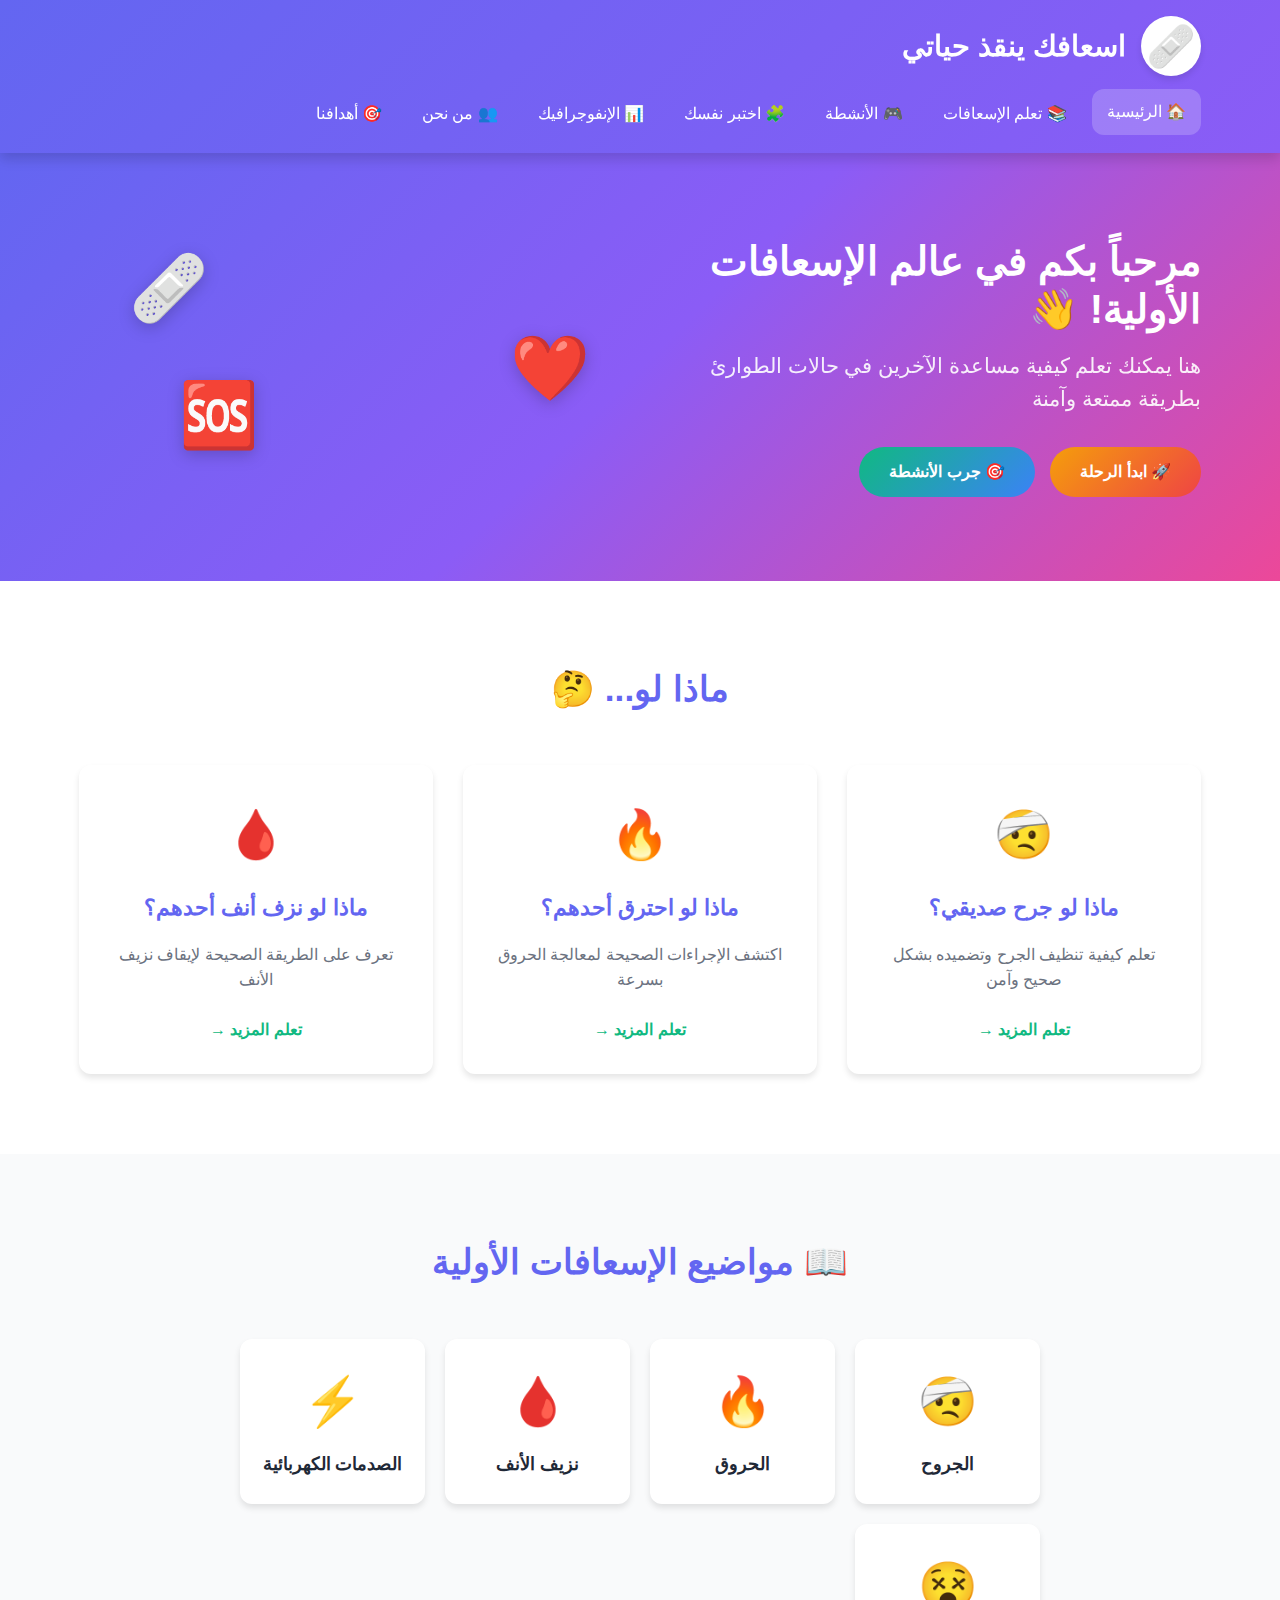
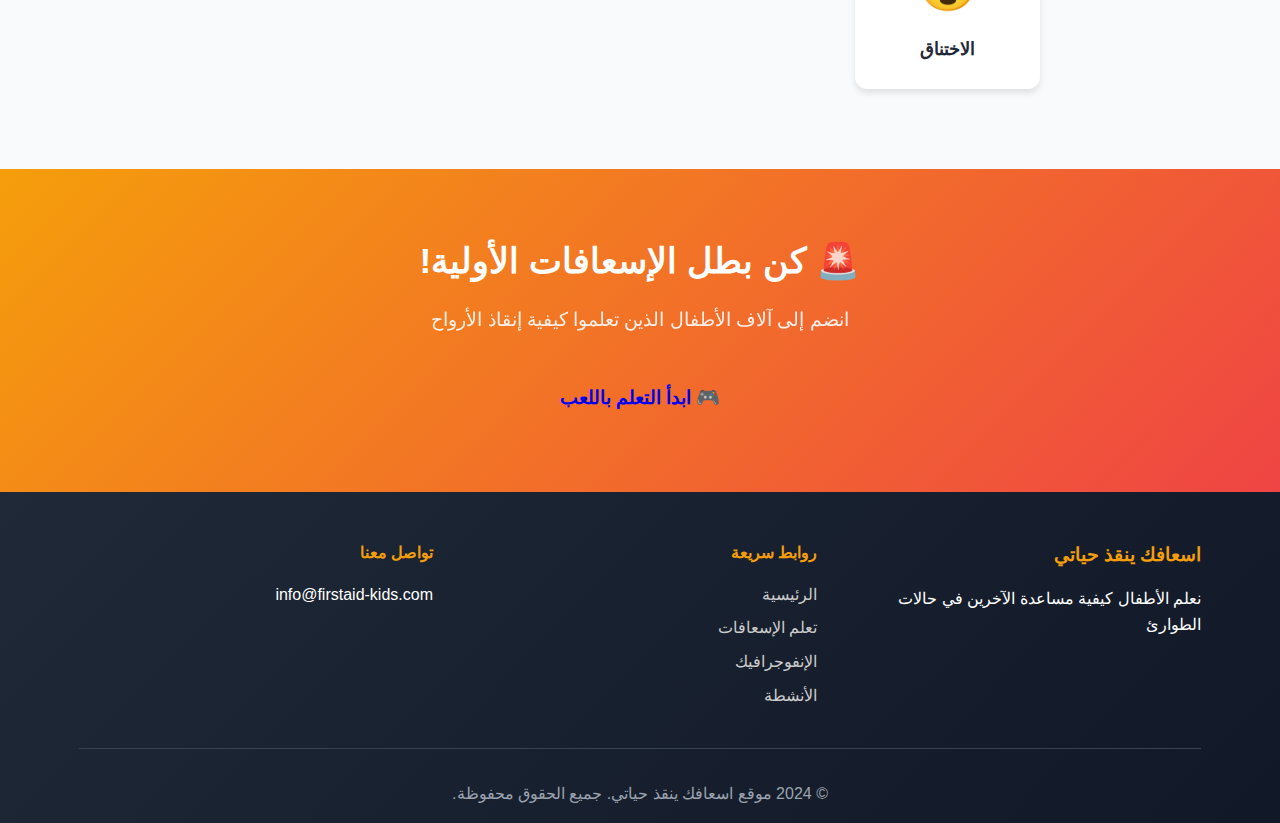
<file: index.html>
<!DOCTYPE html>
<html lang="ar" dir="rtl">

<head>
    <meta charset="UTF-8">
    <meta name="viewport" content="width=device-width, initial-scale=1.0">
    <title>اسعافك ينقذ حياتي - الرئيسية</title>
    <link rel="stylesheet" href="css/style.css">
</head>

<body>
    <header>
        <div class="container">
            <div class="logo">
                          <div class="logo-icon">🩹</div>
                <h1>اسعافك ينقذ حياتي</h1>
            </div>
            <nav>
                <ul>
                    <li><a href="index.html" class="active">🏠 الرئيسية</a></li>
                    <li><a href="first-aid.html">📚 تعلم الإسعافات</a></li>
                    <li><a href="activities.html">🎮 الأنشطة</a></li>
                    <li><a href="test-yourself.html">🧩 اختبر نفسك</a></li>
                    <li><a href="infographic.html">📊 الإنفوجرافيك</a></li>
                    <li><a href="about.html">👥 من نحن</a></li>
                    <li><a href="goals.html">🎯 أهدافنا</a></li>
                </ul>
            </nav>
        </div>
    </header>

    <main>
        <section class="hero">
            <div class="container">
                <div class="hero-content">
                    <h2>مرحباً بكم في عالم الإسعافات الأولية! 👋</h2>
                    <p>هنا يمكنك تعلم كيفية مساعدة الآخرين في حالات الطوارئ بطريقة ممتعة وآمنة</p>
                    <div class="hero-buttons">
                        <a href="first-aid.html" class="btn btn-primary">🚀 ابدأ الرحلة</a>
                        <a href="activities.html" class="btn btn-secondary">🎯 جرب الأنشطة</a>
                    </div>
                </div>
                <div class="hero-image">
                    <div class="floating-icon">🩹</div>
                    <div class="floating-icon">❤️</div>
                    <div class="floating-icon">🆘</div>
                </div>
            </div>
        </section>

        <section class="features">
            <div class="container">
                <h2>ماذا لو... 🤔</h2>
                <div class="cards">
                    <div class="card">
                        <div class="card-icon">🤕</div>
                        <h3>ماذا لو جرح صديقي؟</h3>
                        <p>تعلم كيفية تنظيف الجرح وتضميده بشكل صحيح وآمن</p>
                        <a href="topics/wounds.html" class="card-link">تعلم المزيد →</a>
                    </div>
                    <div class="card">
                        <div class="card-icon">🔥</div>
                        <h3>ماذا لو احترق أحدهم؟</h3>
                        <p>اكتشف الإجراءات الصحيحة لمعالجة الحروق بسرعة</p>
                        <a href="topics/burns.html" class="card-link">تعلم المزيد →</a>
                    </div>
                    <div class="card">
                        <div class="card-icon">🩸</div>
                        <h3>ماذا لو نزف أنف أحدهم؟</h3>
                        <p>تعرف على الطريقة الصحيحة لإيقاف نزيف الأنف</p>
                        <a href="topics/nosebleed.html" class="card-link">تعلم المزيد →</a>
                    </div>
                </div>
            </div>
        </section>

        <section class="topics-preview">
            <div class="container">
                <h2>📖 مواضيع الإسعافات الأولية</h2>
                <div class="topics-grid">
                    <a href="topics/wounds.html" class="topic-card">
                        <div class="topic-icon">🤕</div>
                        <span>الجروح</span>
                    </a>
                    <a href="topics/burns.html" class="topic-card">
                        <div class="topic-icon">🔥</div>
                        <span>الحروق</span>
                    </a>
                    <a href="topics/nosebleed.html" class="topic-card">
                        <div class="topic-icon">🩸</div>
                        <span>نزيف الأنف</span>
                    </a>
                    <a href="topics/electric-shock.html" class="topic-card">
                        <div class="topic-icon">⚡</div>
                        <span>الصدمات الكهربائية</span>
                    </a>
                    <a href="topics/choking.html" class="topic-card">
                        <div class="topic-icon">😵</div>
                        <span>الاختناق</span>
                    </a>
                </div>
            </div>
        </section>

        <section class="cta-section">
            <div class="container">
                <h2>🚨 كن بطل الإسعافات الأولية!</h2>
                <p>انضم إلى آلاف الأطفال الذين تعلموا كيفية إنقاذ الأرواح</p>
                <a href="activities.html" class="btn btn-large">🎮 ابدأ التعلم باللعب</a>
            </div>
        </section>
    </main>

    <footer>
        <div class="container">
            <div class="footer-content">
                <div class="footer-section">
                    <h3>اسعافك ينقذ حياتي</h3>
                    <p>نعلم الأطفال كيفية مساعدة الآخرين في حالات الطوارئ</p>
                </div>
                <div class="footer-section">
                    <h4>روابط سريعة</h4>
                    <ul>
                        <li><a href="index.html">الرئيسية</a></li>
                        <li><a href="first-aid.html">تعلم الإسعافات</a></li>
                        <li><a href="infographic.html">الإنفوجرافيك</a></li>
                        <li><a href="activities.html">الأنشطة</a></li>
                    </ul>
                </div>
                <div class="footer-section">
                    <h4>تواصل معنا</h4>
                    <p>info@firstaid-kids.com</p>
                </div>
            </div>
            <div class="footer-bottom">
                <p>© 2024 موقع اسعافك ينقذ حياتي. جميع الحقوق محفوظة.</p>
            </div>
        </div>
    </footer>

    <script src="js/script.js"></script>
</body>

</html>
</file>
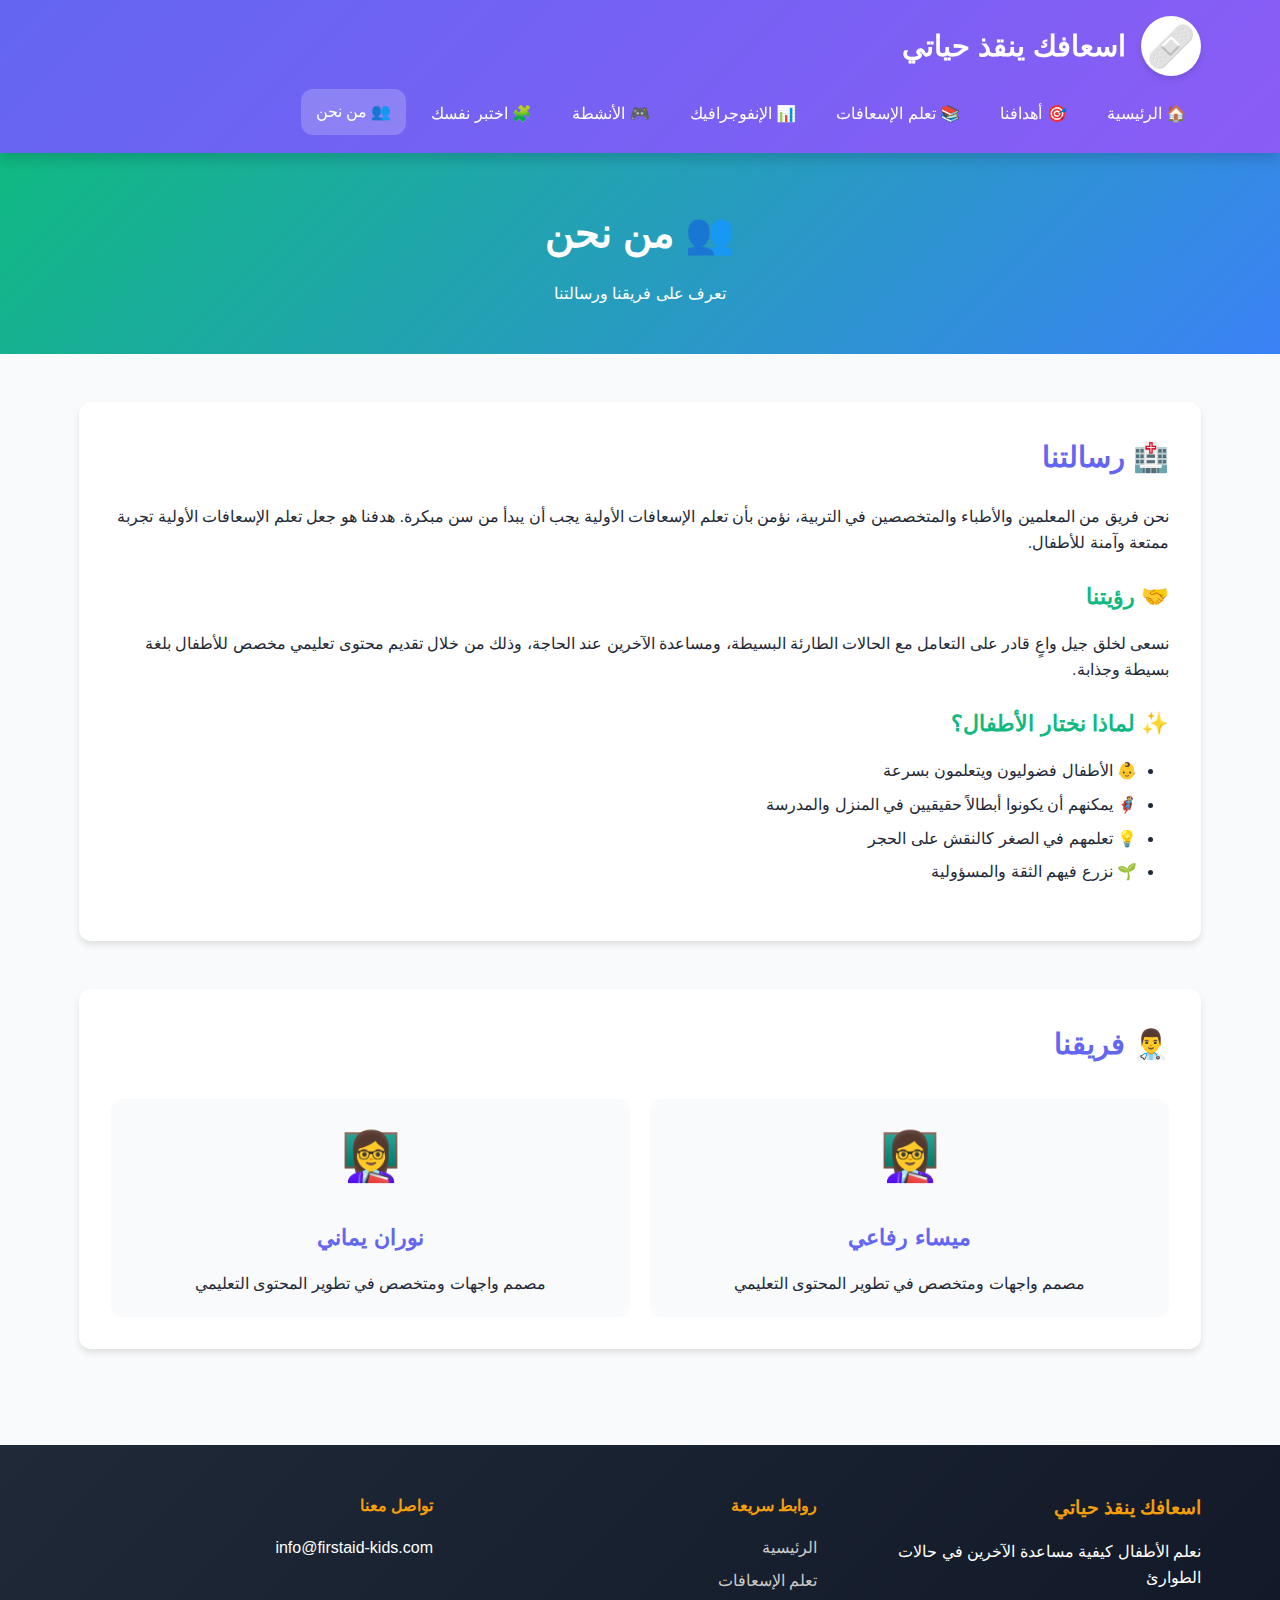
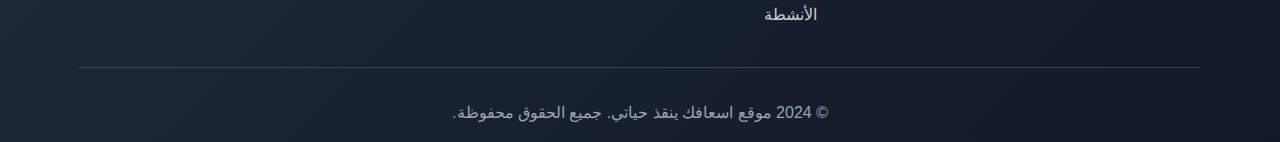
<file: about.html>
<!DOCTYPE html>
<html lang="ar" dir="rtl">

<head>
    <meta charset="UTF-8">
    <meta name="viewport" content="width=device-width, initial-scale=1.0">
    <title>من نحن - اسعافك ينقذ حياتي</title>
    <link rel="stylesheet" href="css/style.css">
</head>

<body>
    <header>
        <div class="container">
            <div class="logo">
                <div class="logo-icon">🩹</div>
                <h1>اسعافك ينقذ حياتي</h1>
            </div>
            <nav>
                <ul>
                    <li><a href="index.html" >🏠 الرئيسية</a></li>
                    <li><a href="goals.html">🎯 أهدافنا</a></li>
                    <li><a href="first-aid.html">📚 تعلم الإسعافات</a></li>
                    <li><a href="infographic.html">📊 الإنفوجرافيك</a></li>
                    <li><a href="activities.html">🎮 الأنشطة</a></li>
                    <li><a href="test-yourself.html">🧩 اختبر نفسك</a></li>
                    <li><a href="about.html" class="active">👥 من نحن</a></li>
                </ul>
            </nav>
        </div>
    </header>

    <main>
        <section class="topic-header">
            <div class="container">
                <h1>👥 من نحن</h1>
                <p>تعرف على فريقنا ورسالتنا</p>
            </div>
        </section>

        <section class="topic-content">
            <div class="container">
                <div class="content-section">
                    <h2>🏥 رسالتنا</h2>
                    <p>نحن فريق من المعلمين والأطباء والمتخصصين في التربية، نؤمن بأن تعلم الإسعافات الأولية يجب أن يبدأ
                        من سن مبكرة. هدفنا هو جعل تعلم الإسعافات الأولية تجربة ممتعة وآمنة للأطفال.</p>

                    <h3>🤝 رؤيتنا</h3>
                    <p>نسعى لخلق جيل واعٍ قادر على التعامل مع الحالات الطارئة البسيطة، ومساعدة الآخرين عند الحاجة، وذلك
                        من خلال تقديم محتوى تعليمي مخصص للأطفال بلغة بسيطة وجذابة.</p>

                    <h3>✨ لماذا نختار الأطفال؟</h3>
                    <ul>
                        <li>👶 الأطفال فضوليون ويتعلمون بسرعة</li>
                        <li>🦸 يمكنهم أن يكونوا أبطالاً حقيقيين في المنزل والمدرسة</li>
                        <li>💡 تعلمهم في الصغر كالنقش على الحجر</li>
                        <li>🌱 نزرع فيهم الثقة والمسؤولية</li>
                    </ul>
                </div>

                <div class="content-section">
                    <h2>👨‍⚕️ فريقنا</h2>
                    <div class="team-grid"
                        style="display: grid; grid-template-columns: repeat(auto-fit, minmax(250px, 1fr)); gap: 20px; margin-top: 2rem;">
               
                        <div class="team-member"
                            style="text-align: center; padding: 20px; background: var(--light-bg); border-radius: var(--radius);">
                            <div style="font-size: 3rem; margin-bottom: 1rem;">👩‍🏫</div>
                            <h3 style="color: var(--primary-color);">ميساء رفاعي</h3>
                            <p>مصمم واجهات ومتخصص في تطوير المحتوى التعليمي</p>
                        </div>
                        <div class="team-member"
                            style="text-align: center; padding: 20px; background: var(--light-bg); border-radius: var(--radius);">
                            <div style="font-size: 3rem; margin-bottom: 1rem;">👩‍🏫</div>
                            <h3 style="color: var(--primary-color);">نوران يماني</h3>
                            <p>مصمم واجهات ومتخصص في تطوير المحتوى التعليمي</p>
                        </div>

                    </div>
                </div>
            </div>
        </section>
    </main>

    <footer>
        <div class="container">
            <div class="footer-content">
                <div class="footer-section">
                    <h3>اسعافك ينقذ حياتي</h3>
                    <p>نعلم الأطفال كيفية مساعدة الآخرين في حالات الطوارئ</p>
                </div>
                <div class="footer-section">
                    <h4>روابط سريعة</h4>
                    <ul>
                        <li><a href="index.html">الرئيسية</a></li>
                        <li><a href="first-aid.html">تعلم الإسعافات</a></li>
                        <li><a href="activities.html">الأنشطة</a></li>
                    </ul>
                </div>
                <div class="footer-section">
                    <h4>تواصل معنا</h4>
                    <p>info@firstaid-kids.com</p>
                </div>
            </div>
            <div class="footer-bottom">
                <p>© 2024 موقع اسعافك ينقذ حياتي. جميع الحقوق محفوظة.</p>
            </div>
        </div>
    </footer>

    <script src="js/script.js"></script>
</body>

</html>
</file>
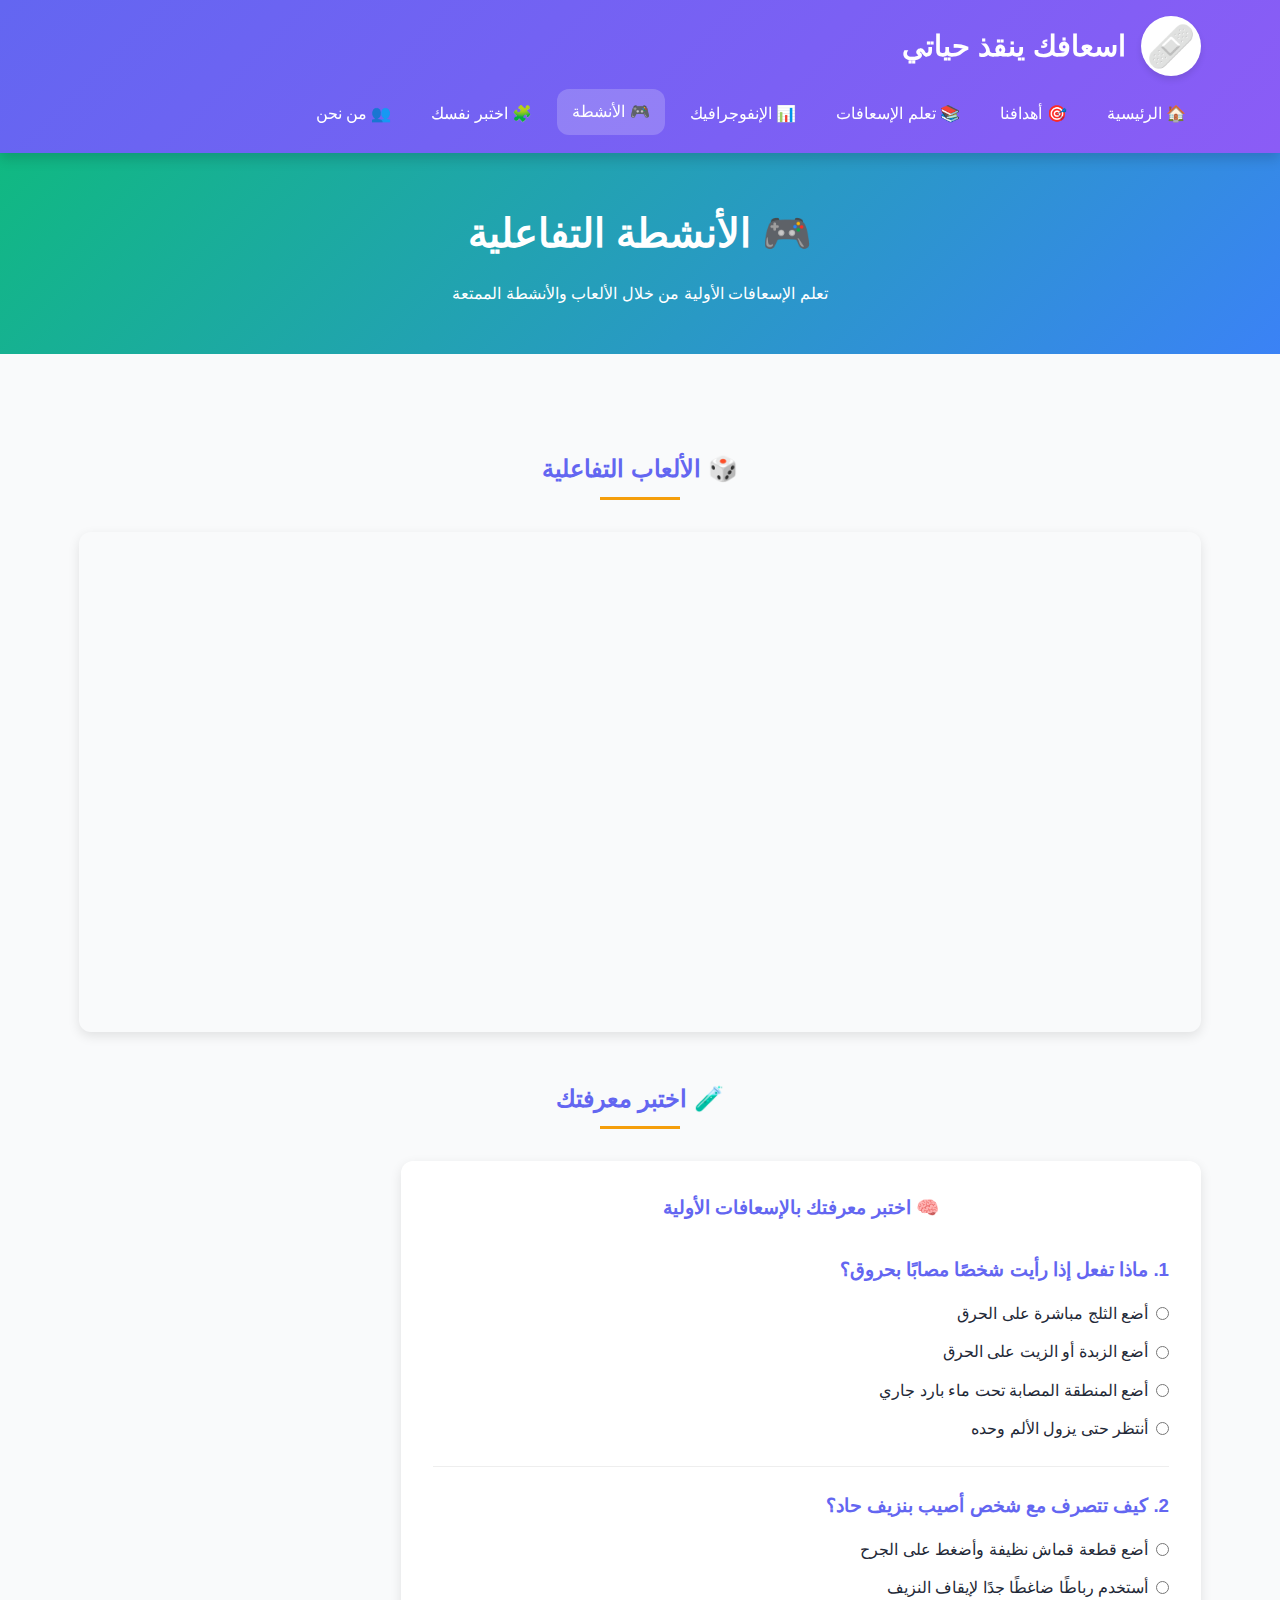
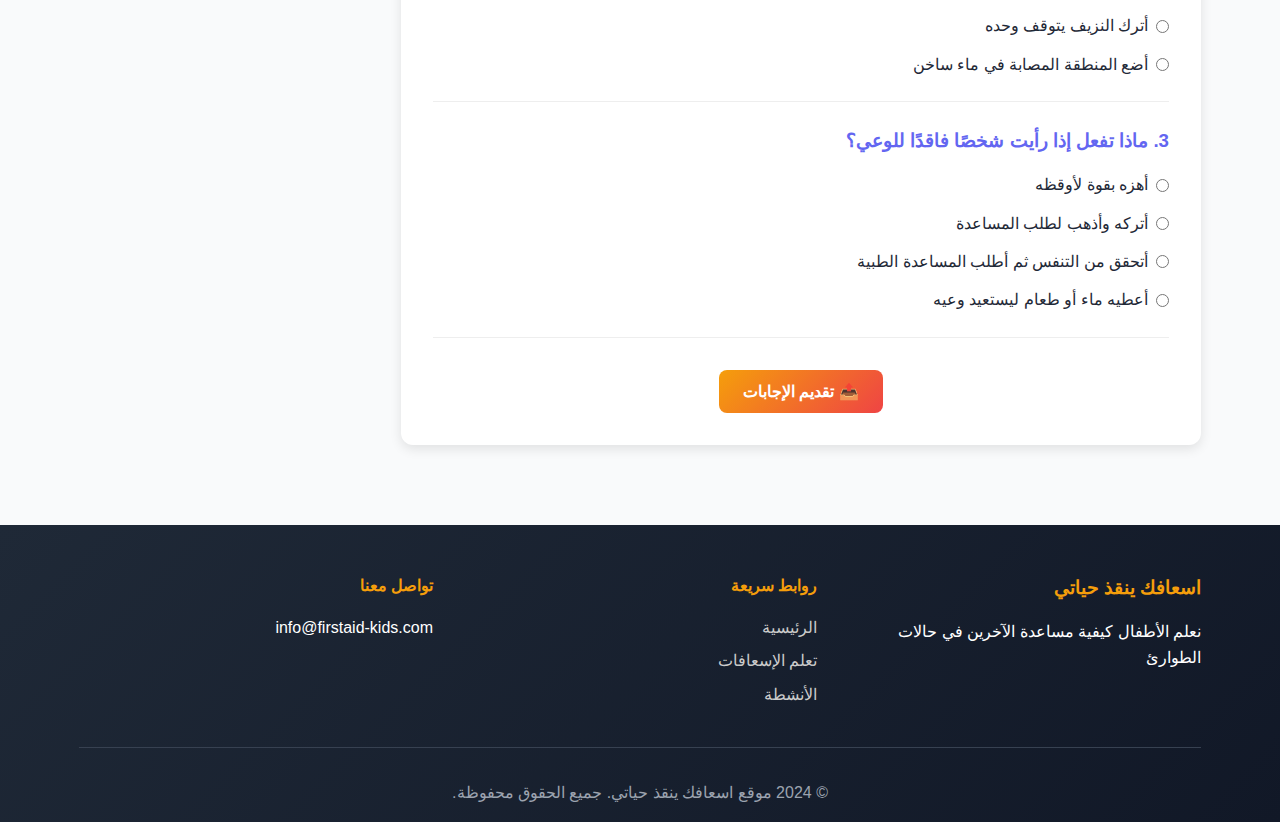
<file: activities.html>
<!DOCTYPE html>
<html lang="ar" dir="rtl">

<head>
    <meta charset="UTF-8">
    <meta name="viewport" content="width=device-width, initial-scale=1.0">
    <title>الأنشطة - اسعافك ينقذ حياتي</title>
    <link rel="stylesheet" href="css/style.css">
    <style>
        /* أنماط إضافية للأنشطة */
        .activities-grid {
            display: grid;
            grid-template-columns: repeat(auto-fill, minmax(300px, 1fr));
            gap: 2rem;
            margin: 2rem 0;
        }

        .activity-card {
            background: white;
            border-radius: 12px;
            box-shadow: 0 4px 12px rgba(0, 0, 0, 0.1);
            overflow: hidden;
            transition: transform 0.3s ease, box-shadow 0.3s ease;
        }

        .activity-card:hover {
            transform: translateY(-5px);
            box-shadow: 0 8px 16px rgba(0, 0, 0, 0.15);
        }

        .activity-image {
            height: 180px;
            background-color: var(--primary-color);
            display: flex;
            align-items: center;
            justify-content: center;
            font-size: 3rem;
        }

        .activity-content {
            padding: 1.5rem;
        }

        .activity-content h3 {
            color: var(--primary-color);
            margin-bottom: 0.5rem;
        }

        .activity-content p {
            color: var(--text-color);
            margin-bottom: 1rem;
            line-height: 1.6;
        }

        .game-container {
            width: 100%;
            height: 500px;
            border-radius: 12px;
            overflow: hidden;
            box-shadow: 0 4px 12px rgba(0, 0, 0, 0.1);
            margin: 2rem 0;
        }

        .game-container iframe {
            width: 100%;
            height: 100%;
            border: none;
        }

        .quiz-container {
            background: white;
            border-radius: 12px;
            padding: 2rem;
            box-shadow: 0 4px 12px rgba(0, 0, 0, 0.1);
            margin: 2rem 0;


        }

        .quiz-question {
            margin-bottom: 1.5rem;
            padding-bottom: 1.5rem;
            border-bottom: 1px solid #eee;
        }

        .quiz-question:last-child {
            border-bottom: none;
        }

        .quiz-question h3 {
            color: var(--primary-color);
            margin-bottom: 1rem;
        }

        .quiz-options {
            display: flex;
            flex-direction: column;
            gap: 0.8rem;
        }

        .quiz-option {
            display: flex;
            align-items: center;
            gap: 0.5rem;
        }

        .quiz-option input {
            margin: 0;
        }

        .quiz-option label {
            cursor: pointer;
        }

        .section-title {
            text-align: center;
            color: var(--primary-color);
            margin: 3rem 0 1.5rem;
            position: relative;
        }

        .section-title:after {
            content: '';
            display: block;
            width: 80px;
            height: 3px;
            background: var(--secondary-color);
            margin: 0.5rem auto;
        }

        .result {
            margin-top: 1.5rem;
            padding: 1rem;
            border-radius: 8px;
            text-align: center;
            display: none;
            /* مخفي في البداية */
        }

        .btn {
            display: inline-block;
            padding: 0.75rem 1.5rem;
            background-color: var(--primary-color);
            color: white;
            border: none;
            border-radius: 8px;
            cursor: pointer;
            font-size: 1rem;
            transition: background-color 0.3s;
        }

        .btn:hover {
            background-color: var(--secondary-color);
        }

        .btn-primary {
            background-color: #007bff;
        }

        .btn-secondary {
            background-color: #6c757d;
        }
    </style>
</head>

<body>
    <header>
        <div class="container">
            <div class="logo">
                <div class="logo-icon">🩹</div>
                <h1>اسعافك ينقذ حياتي</h1>
            </div>
            <nav>
                <ul>
                    <li><a href="index.html">🏠 الرئيسية</a></li>
                    <li><a href="goals.html">🎯 أهدافنا</a></li>
                    <li><a href="first-aid.html">📚 تعلم الإسعافات</a></li>
                    <li><a href="infographic.html">📊 الإنفوجرافيك</a></li>
                    <li><a href="activities.html" class="active">🎮 الأنشطة</a></li>
                    <li><a href="test-yourself.html">🧩 اختبر نفسك</a></li>
                    <li><a href="about.html">👥 من نحن</a></li>
                </ul>
            </nav>
        </div>
    </header>

    <main>
        <section class="topic-header">
            <div class="container">
                <h1>🎮 الأنشطة التفاعلية</h1>
                <p>تعلم الإسعافات الأولية من خلال الألعاب والأنشطة الممتعة</p>
            </div>
        </section>

        <section class="topic-content">
            <div class="container">
                <!-- قسم الألعاب التفاعلية -->
                <h2 class="section-title">🎲 الألعاب التفاعلية</h2>

                <div class="game-container">
                    <iframe
                        src="https://view.genially.com/64808564572a710013fa554f/interactive-content-laab-lsaaft-laoly-o-lrmoz"
                        scrolling="no">
                    </iframe>

                </div>



                <!-- قسم الاختبارات -->
                <h2 class="section-title">🧪 اختبر معرفتك</h2>

                <div class="quiz-container">
                    <h3 style="text-align: center; color: var(--primary-color); margin-bottom: 2rem;">🧠 اختبر معرفتك
                        بالإسعافات الأولية</h3>

                    <div class="quiz-question">
                        <h3>1. ماذا تفعل إذا رأيت شخصًا مصابًا بحروق؟</h3>
                        <div class="quiz-options">
                            <div class="quiz-option">
                                <input type="radio" id="q1a1" name="q1" value="a">
                                <label for="q1a1">أضع الثلج مباشرة على الحرق</label>
                            </div>
                            <div class="quiz-option">
                                <input type="radio" id="q1a2" name="q1" value="b">
                                <label for="q1a2">أضع الزبدة أو الزيت على الحرق</label>
                            </div>
                            <div class="quiz-option">
                                <input type="radio" id="q1a3" name="q1" value="c">
                                <label for="q1a3">أضع المنطقة المصابة تحت ماء بارد جاري</label>
                            </div>
                            <div class="quiz-option">
                                <input type="radio" id="q1a4" name="q1" value="d">
                                <label for="q1a4">أنتظر حتى يزول الألم وحده</label>
                            </div>
                        </div>
                    </div>

                    <div class="quiz-question">
                        <h3>2. كيف تتصرف مع شخص أصيب بنزيف حاد؟</h3>
                        <div class="quiz-options">
                            <div class="quiz-option">
                                <input type="radio" id="q2a1" name="q2" value="a">
                                <label for="q2a1">أضع قطعة قماش نظيفة وأضغط على الجرح</label>
                            </div>
                            <div class="quiz-option">
                                <input type="radio" id="q2a2" name="q2" value="b">
                                <label for="q2a2">أستخدم رباطًا ضاغطًا جدًا لإيقاف النزيف</label>
                            </div>
                            <div class="quiz-option">
                                <input type="radio" id="q2a3" name="q2" value="c">
                                <label for="q2a3">أترك النزيف يتوقف وحده</label>
                            </div>
                            <div class="quiz-option">
                                <input type="radio" id="q2a4" name="q2" value="d">
                                <label for="q2a4">أضع المنطقة المصابة في ماء ساخن</label>
                            </div>
                        </div>
                    </div>

                    <div class="quiz-question">
                        <h3>3. ماذا تفعل إذا رأيت شخصًا فاقدًا للوعي؟</h3>
                        <div class="quiz-options">
                            <div class="quiz-option">
                                <input type="radio" id="q3a1" name="q3" value="a">
                                <label for="q3a1">أهزه بقوة لأوقظه</label>
                            </div>
                            <div class="quiz-option">
                                <input type="radio" id="q3a2" name="q3" value="b">
                                <label for="q3a2">أتركه وأذهب لطلب المساعدة</label>
                            </div>
                            <div class="quiz-option">
                                <input type="radio" id="q3a3" name="q3" value="c">
                                <label for="q3a3">أتحقق من التنفس ثم أطلب المساعدة الطبية</label>
                            </div>
                            <div class="quiz-option">
                                <input type="radio" id="q3a4" name="q3" value="d">
                                <label for="q3a4">أعطيه ماء أو طعام ليستعيد وعيه</label>
                            </div>
                        </div>
                    </div>

                    <div class="quiz-actions" style="text-align: center;">
                        <button id="submit-quiz" class="btn btn-primary">📤 تقديم الإجابات</button>
                    </div>

                    <div id="result" class="result"></div>
                </div>


            </div>
        </section>
    </main>

    <footer>
        <div class="container">
            <div class="footer-content">
                <div class="footer-section">
                    <h3>اسعافك ينقذ حياتي</h3>
                    <p>نعلم الأطفال كيفية مساعدة الآخرين في حالات الطوارئ</p>
                </div>
                <div class="footer-section">
                    <h4>روابط سريعة</h4>
                    <ul>
                        <li><a href="index.html">الرئيسية</a></li>
                        <li><a href="first-aid.html">تعلم الإسعافات</a></li>
                        <li><a href="activities.html">الأنشطة</a></li>
                    </ul>
                </div>
                <div class="footer-section">
                    <h4>تواصل معنا</h4>
                    <p>info@firstaid-kids.com</p>
                </div>
            </div>
            <div class="footer-bottom">
                <p>© 2024 موقع اسعافك ينقذ حياتي. جميع الحقوق محفوظة.</p>
            </div>
        </div>
    </footer>

    <script>
        // دالة لتقييم الاختبار
        function submitQuiz() {
            const answers = {
                q1: 'c',
                q2: 'a',
                q3: 'c'
            };

            let score = 0;
            let totalQuestions = Object.keys(answers).length;

            // التحقق من الإجابات
            for (let question in answers) {
                const selectedOption = document.querySelector(`input[name="${question}"]:checked`);
                if (selectedOption && selectedOption.value === answers[question]) {
                    score++;
                }
            }

            // عرض النتيجة
            const resultDiv = document.getElementById('result');
            const percentage = (score / totalQuestions) * 100;

            let message = '';
            if (percentage >= 80) {
                message = `<div style="background-color: #d4edda; color: #155724; padding: 1rem; border-radius: 8px; text-align: center;">
                            <h3>🎉 ممتاز!</h3>
                            <p>لقد أجبت على ${score} من ${totalQuestions} أسئلة بشكل صحيح.</p>
                            <p>مستوى معرفتك بالإسعافات الأولية رائع!</p>
                          </div>`;
            } else if (percentage >= 60) {
                message = `<div style="background-color: #fff3cd; color: #856404; padding: 1rem; border-radius: 8px; text-align: center;">
                            <h3>👏 جيد!</h3>
                            <p>لقد أجبت على ${score} من ${totalQuestions} أسئلة بشكل صحيح.</p>
                            <p>يمكنك تحسين معرفتك بمراجعة دروس الإسعافات الأولية.</p>
                          </div>`;
            } else {
                message = `<div style="background-color: #f8d7da; color: #721c24; padding: 1rem; border-radius: 8px; text-align: center;">
                            <h3>📚 تحتاج للمزيد من التعلم</h3>
                            <p>لقد أجبت على ${score} من ${totalQuestions} أسئلة بشكل صحيح.</p>
                            <p>ننصحك بمراجعة دروس الإسعافات الأولية ثم المحاولة مرة أخرى.</p>
                          </div>`;
            }

            resultDiv.innerHTML = message;
            resultDiv.style.display = 'block';

            // تمرير النتيجة إلى الأعلى
            resultDiv.scrollIntoView({ behavior: 'smooth' });
        }

        // إضافة مستمع الحدث للزر
        document.addEventListener('DOMContentLoaded', function () {
            const submitButton = document.getElementById('submit-quiz');
            submitButton.addEventListener('click', submitQuiz);
        });
    </script>
</body>

</html>
</file>
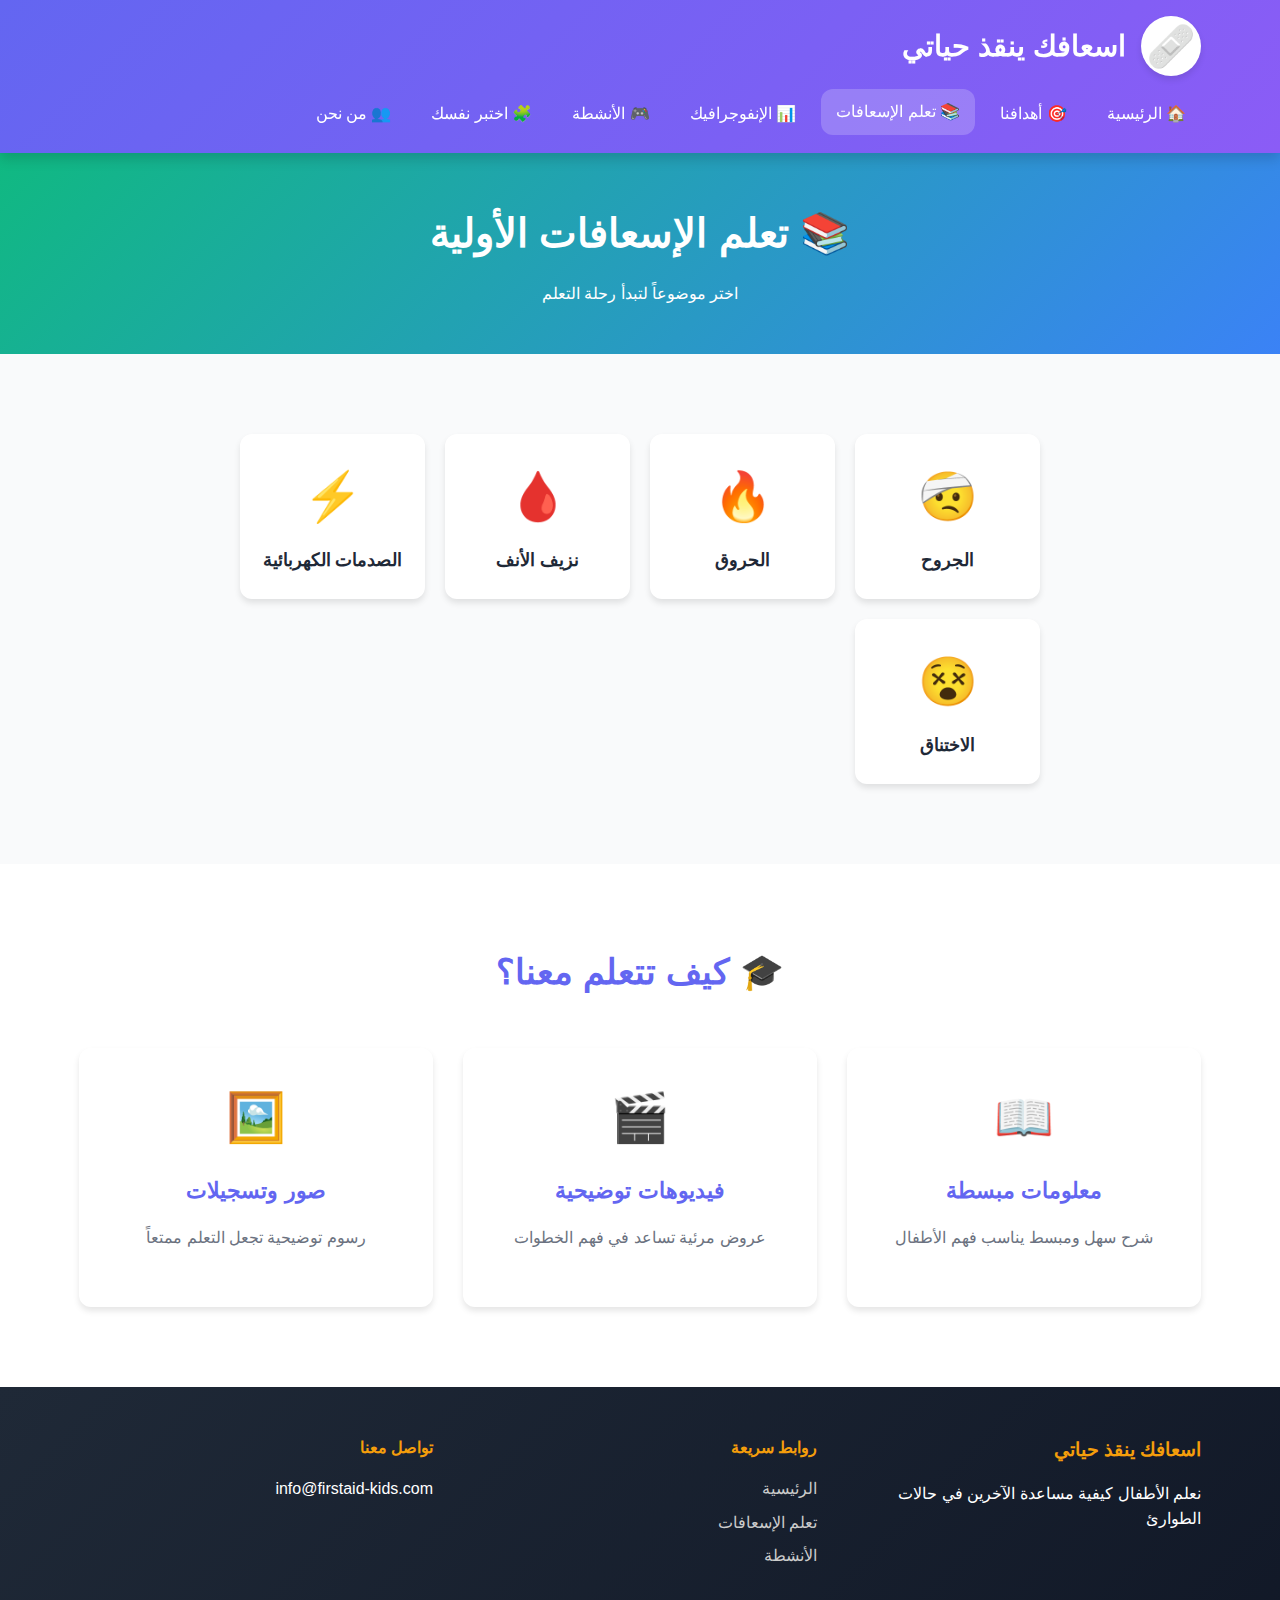
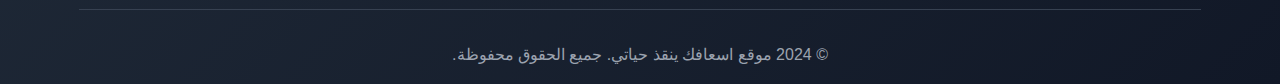
<file: first-aid.html>
<!DOCTYPE html>
<html lang="ar" dir="rtl">

<head>
    <meta charset="UTF-8">
    <meta name="viewport" content="width=device-width, initial-scale=1.0">
    <title>تعلم الإسعافات الأولية</title>
    <link rel="stylesheet" href="css/style.css">
</head>

<body>
    <header>
        <div class="container">
            <div class="logo">
                <div class="logo-icon">🩹</div>
                <h1>اسعافك ينقذ حياتي</h1>
            </div>
            <nav>
                <ul>
                    <li><a href="index.html" >🏠 الرئيسية</a></li>
                    <li><a href="goals.html">🎯 أهدافنا</a></li>
                    <li><a href="first-aid.html"class="active">📚 تعلم الإسعافات</a></li>
                    <li><a href="infographic.html">📊 الإنفوجرافيك</a></li>
                    <li><a href="activities.html">🎮 الأنشطة</a></li>
                    <li><a href="test-yourself.html">🧩 اختبر نفسك</a></li>
                    <li><a href="about.html">👥 من نحن</a></li>
                </ul>
            </nav>
        </div>
    </header>

    <main>
        <section class="topic-header">
            <div class="container">
                <h1>📚 تعلم الإسعافات الأولية</h1>
                <p>اختر موضوعاً لتبدأ رحلة التعلم</p>
            </div>
        </section>

        <section class="topics-preview">
            <div class="container">
                <div class="topics-grid">
                    <a href="topics/wounds.html" class="topic-card">
                        <div class="topic-icon">🤕</div>
                        <span>الجروح</span>
                    </a>
                    <a href="topics/burns.html" class="topic-card">
                        <div class="topic-icon">🔥</div>
                        <span>الحروق</span>
                    </a>
                    <a href="topics/nosebleed.html" class="topic-card">
                        <div class="topic-icon">🩸</div>
                        <span>نزيف الأنف</span>
                    </a>
                    <a href="topics/electric-shock.html" class="topic-card">
                        <div class="topic-icon">⚡</div>
                        <span>الصدمات الكهربائية</span>
                    </a>
                    <a href="topics/choking.html" class="topic-card">
                        <div class="topic-icon">😵</div>
                        <span>الاختناق</span>
                    </a>
                </div>
            </div>
        </section>

        <section class="features">
            <div class="container">
                <h2>🎓 كيف تتعلم معنا؟</h2>
                <div class="cards">
                    <div class="card">
                        <div class="card-icon">📖</div>
                        <h3>معلومات مبسطة</h3>
                        <p>شرح سهل ومبسط يناسب فهم الأطفال</p>
                    </div>
                    <div class="card">
                        <div class="card-icon">🎬</div>
                        <h3>فيديوهات توضيحية</h3>
                        <p>عروض مرئية تساعد في فهم الخطوات</p>
                    </div>
                    <div class="card">
                        <div class="card-icon">🖼️</div>
                        <h3>صور وتسجيلات</h3>
                        <p>رسوم توضيحية تجعل التعلم ممتعاً</p>
                    </div>
                </div>
            </div>
        </section>
    </main>

    <footer>
        <div class="container">
            <div class="footer-content">
                <div class="footer-section">
                    <h3>اسعافك ينقذ حياتي</h3>
                    <p>نعلم الأطفال كيفية مساعدة الآخرين في حالات الطوارئ</p>
                </div>
                <div class="footer-section">
                    <h4>روابط سريعة</h4>
                    <ul>
                        <li><a href="index.html">الرئيسية</a></li>
                        <li><a href="first-aid.html">تعلم الإسعافات</a></li>
                        <li><a href="activities.html">الأنشطة</a></li>
                    </ul>
                </div>
                <div class="footer-section">
                    <h4>تواصل معنا</h4>
                    <p>info@firstaid-kids.com</p>
                </div>
            </div>
            <div class="footer-bottom">
                <p>© 2024 موقع اسعافك ينقذ حياتي. جميع الحقوق محفوظة.</p>
            </div>
        </div>
    </footer>

    <script src="js/script.js"></script>
</body>

</html>
</file>
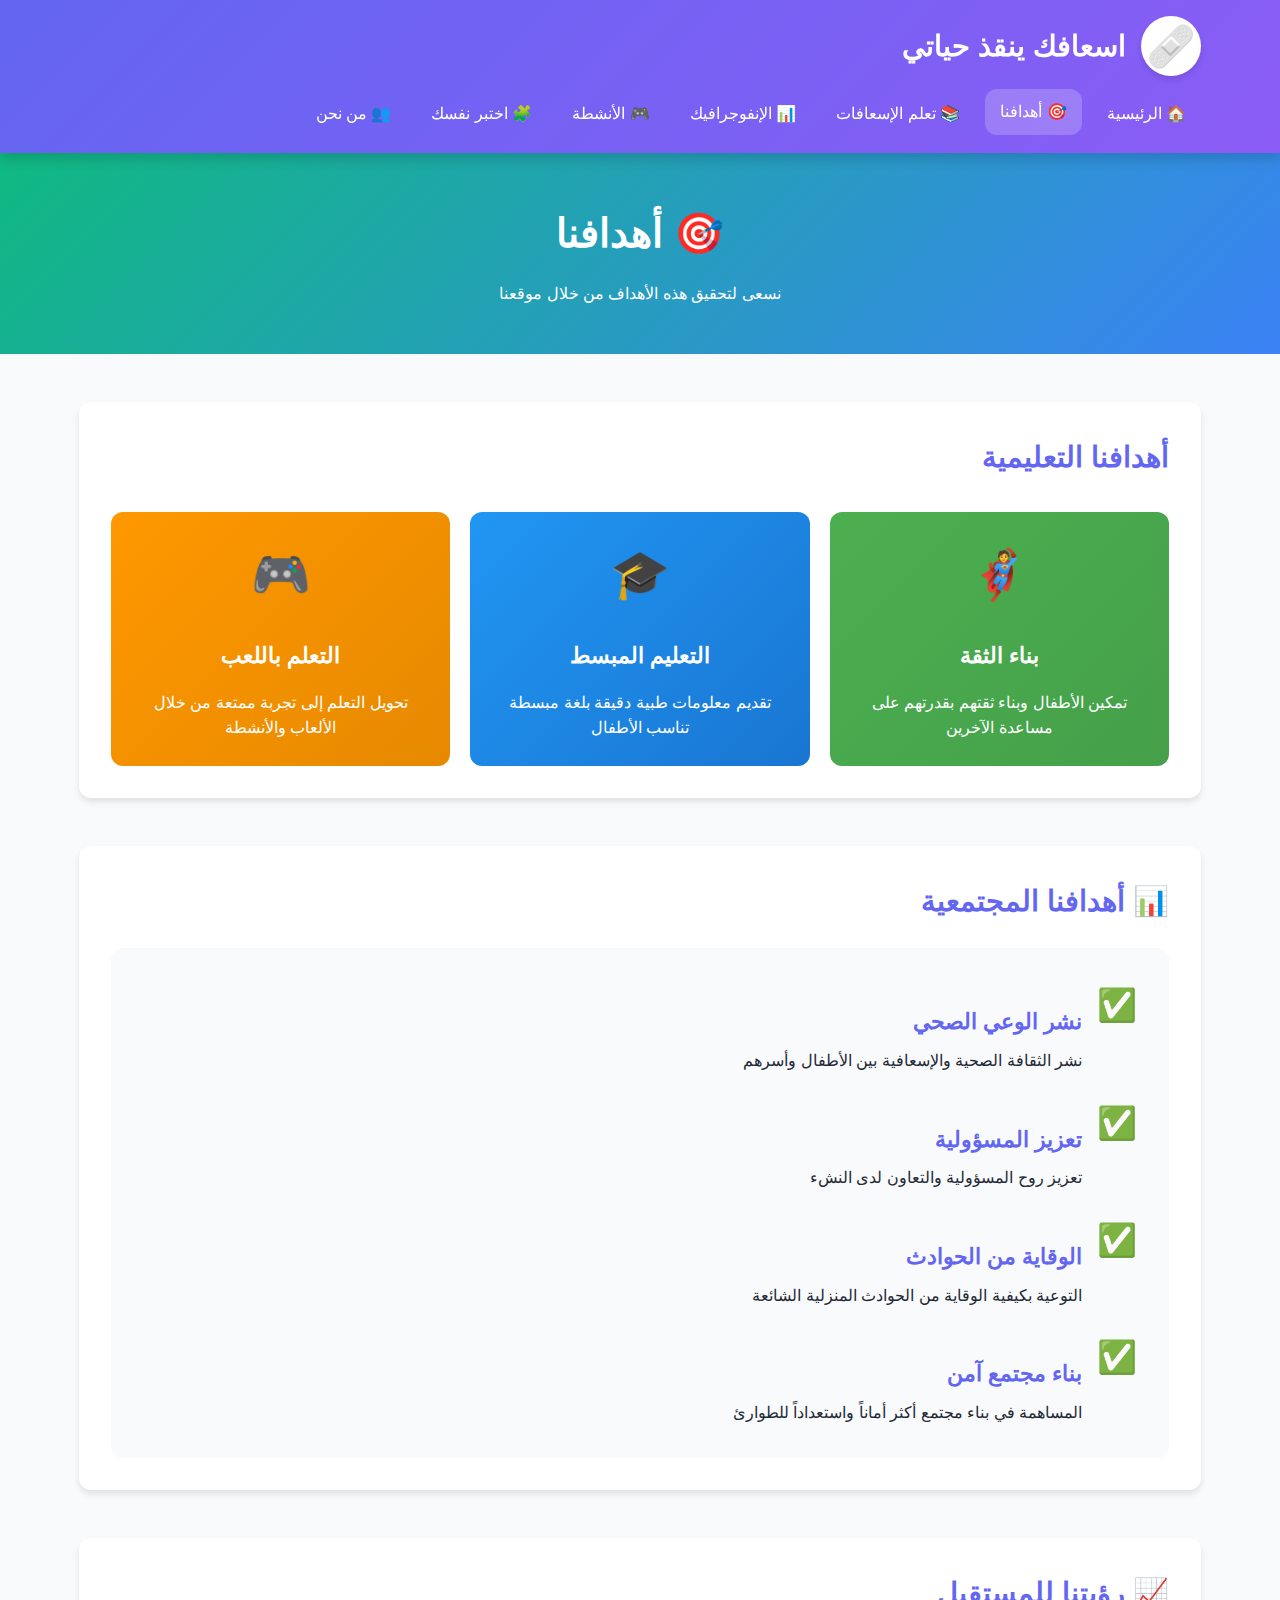
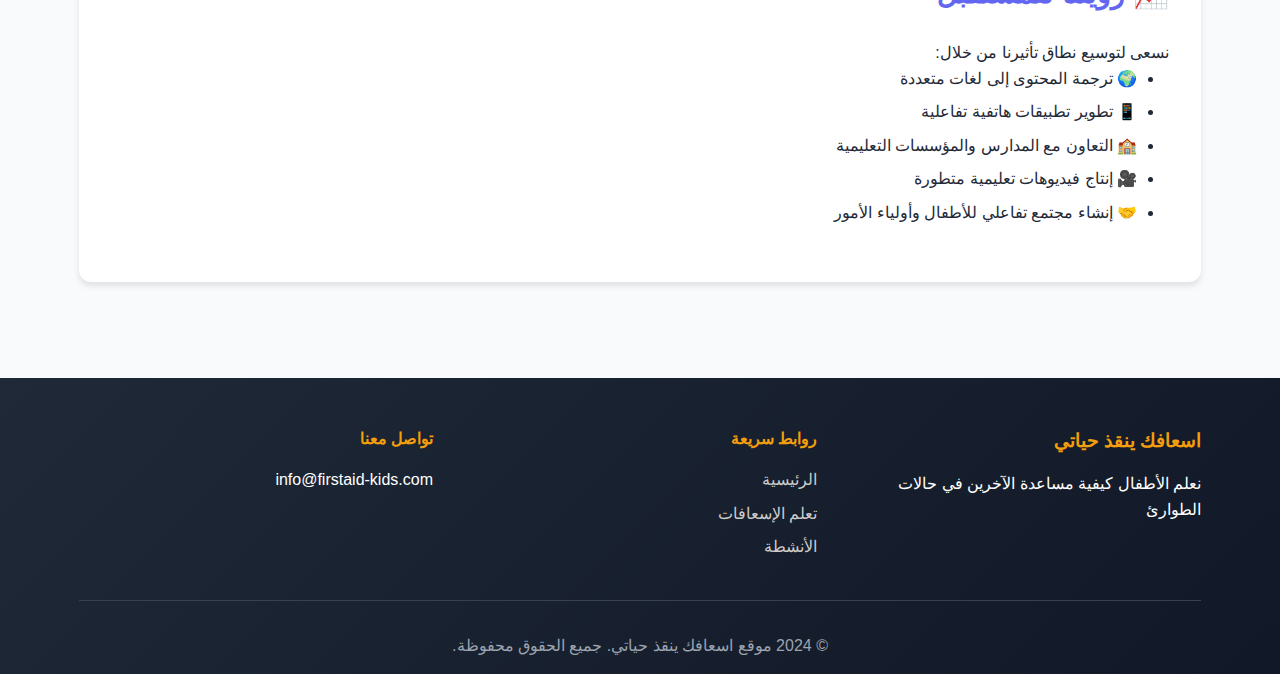
<file: goals.html>
<!DOCTYPE html>
<html lang="ar" dir="rtl">

<head>
    <meta charset="UTF-8">
    <meta name="viewport" content="width=device-width, initial-scale=1.0">
    <title>أهدافنا - اسعافك ينقذ حياتي</title>
    <link rel="stylesheet" href="css/style.css">
</head>

<body>
    <header>
        <div class="container">
            <div class="logo">
                <div class="logo-icon">🩹</div>
                <h1>اسعافك ينقذ حياتي</h1>
            </div>
            <nav>
                <ul>
                    <li><a href="index.html">🏠 الرئيسية</a></li>
                    <li><a href="goals.html" class="active">🎯 أهدافنا</a></li>
                    <li><a href="first-aid.html">📚 تعلم الإسعافات</a></li>
                    <li><a href="infographic.html">📊 الإنفوجرافيك</a></li>
                    <li><a href="activities.html">🎮 الأنشطة</a></li>
                    <li><a href="test-yourself.html">🧩 اختبر نفسك</a></li>
                    <li><a href="about.html">👥 من نحن</a></li>
                </ul>
            </nav>
        </div>
    </header>

    <main>
        <section class="topic-header">
            <div class="container">
                <h1>🎯 أهدافنا</h1>
                <p>نسعى لتحقيق هذه الأهداف من خلال موقعنا</p>
            </div>
        </section>

        <section class="topic-content">
            <div class="container">
                <div class="content-section">
                    <h2> أهدافنا التعليمية</h2>

                    <div class="goals-grid"
                        style="display: grid; grid-template-columns: repeat(auto-fit, minmax(300px, 1fr)); gap: 20px; margin-top: 2rem;">
                        <div class="goal-card"
                            style="background: linear-gradient(135deg, #4CAF50, #45a049); color: white; padding: 25px; border-radius: var(--radius); text-align: center;">
                            <div style="font-size: 3rem; margin-bottom: 1rem;">🦸</div>
                            <h3 style="color: white;">بناء الثقة</h3>
                            <p>تمكين الأطفال وبناء ثقتهم بقدرتهم على مساعدة الآخرين</p>
                        </div>

                        <div class="goal-card"
                            style="background: linear-gradient(135deg, #2196F3, #1976D2); color: white; padding: 25px; border-radius: var(--radius); text-align: center;">
                            <div style="font-size: 3rem; margin-bottom: 1rem;">🎓</div>
                            <h3 style="color: white;">التعليم المبسط</h3>
                            <p>تقديم معلومات طبية دقيقة بلغة مبسطة تناسب الأطفال</p>
                        </div>

                        <div class="goal-card"
                            style="background: linear-gradient(135deg, #FF9800, #e68900); color: white; padding: 25px; border-radius: var(--radius); text-align: center;">
                            <div style="font-size: 3rem; margin-bottom: 1rem;">🎮</div>
                            <h3 style="color: white;">التعلم باللعب</h3>
                            <p>تحويل التعلم إلى تجربة ممتعة من خلال الألعاب والأنشطة</p>
                        </div>
                    </div>
                </div>

                <div class="content-section">
                    <h2>📊 أهدافنا المجتمعية</h2>

                    <div class="objectives-list"
                        style="background: var(--light-bg); padding: 2rem; border-radius: var(--radius); margin-top: 1rem;">
                        <div class="objective"
                            style="display: flex; align-items: start; gap: 15px; margin-bottom: 1.5rem;">
                            <div style="font-size: 2rem;">✅</div>
                            <div>
                                <h3 style="color: var(--primary-color); margin-bottom: 0.5rem;">نشر الوعي الصحي</h3>
                                <p>نشر الثقافة الصحية والإسعافية بين الأطفال وأسرهم</p>
                            </div>
                        </div>

                        <div class="objective"
                            style="display: flex; align-items: start; gap: 15px; margin-bottom: 1.5rem;">
                            <div style="font-size: 2rem;">✅</div>
                            <div>
                                <h3 style="color: var(--primary-color); margin-bottom: 0.5rem;">تعزيز المسؤولية</h3>
                                <p>تعزيز روح المسؤولية والتعاون لدى النشء</p>
                            </div>
                        </div>

                        <div class="objective"
                            style="display: flex; align-items: start; gap: 15px; margin-bottom: 1.5rem;">
                            <div style="font-size: 2rem;">✅</div>
                            <div>
                                <h3 style="color: var(--primary-color); margin-bottom: 0.5rem;">الوقاية من الحوادث</h3>
                                <p>التوعية بكيفية الوقاية من الحوادث المنزلية الشائعة</p>
                            </div>
                        </div>

                        <div class="objective" style="display: flex; align-items: start; gap: 15px;">
                            <div style="font-size: 2rem;">✅</div>
                            <div>
                                <h3 style="color: var(--primary-color); margin-bottom: 0.5rem;">بناء مجتمع آمن</h3>
                                <p>المساهمة في بناء مجتمع أكثر أماناً واستعداداً للطوارئ</p>
                            </div>
                        </div>
                    </div>
                </div>

                <div class="content-section">
                    <h2>📈 رؤيتنا للمستقبل</h2>
                    <p>نسعى لتوسيع نطاق تأثيرنا من خلال:</p>
                    <ul>
                        <li>🌍 ترجمة المحتوى إلى لغات متعددة</li>
                        <li>📱 تطوير تطبيقات هاتفية تفاعلية</li>
                        <li>🏫 التعاون مع المدارس والمؤسسات التعليمية</li>
                        <li>🎥 إنتاج فيديوهات تعليمية متطورة</li>
                        <li>🤝 إنشاء مجتمع تفاعلي للأطفال وأولياء الأمور</li>
                    </ul>
                </div>
            </div>
        </section>
    </main>

    <footer>
        <div class="container">
            <div class="footer-content">
                <div class="footer-section">
                    <h3>اسعافك ينقذ حياتي</h3>
                    <p>نعلم الأطفال كيفية مساعدة الآخرين في حالات الطوارئ</p>
                </div>
                <div class="footer-section">
                    <h4>روابط سريعة</h4>
                    <ul>
                        <li><a href="index.html">الرئيسية</a></li>
                        <li><a href="first-aid.html">تعلم الإسعافات</a></li>
                        <li><a href="activities.html">الأنشطة</a></li>
                    </ul>
                </div>
                <div class="footer-section">
                    <h4>تواصل معنا</h4>
                    <p>info@firstaid-kids.com</p>
                </div>
            </div>
            <div class="footer-bottom">
                <p>© 2024 موقع اسعافك ينقذ حياتي. جميع الحقوق محفوظة.</p>
            </div>
        </div>
    </footer>

    <script src="js/script.js"></script>
</body>

</html>
</file>
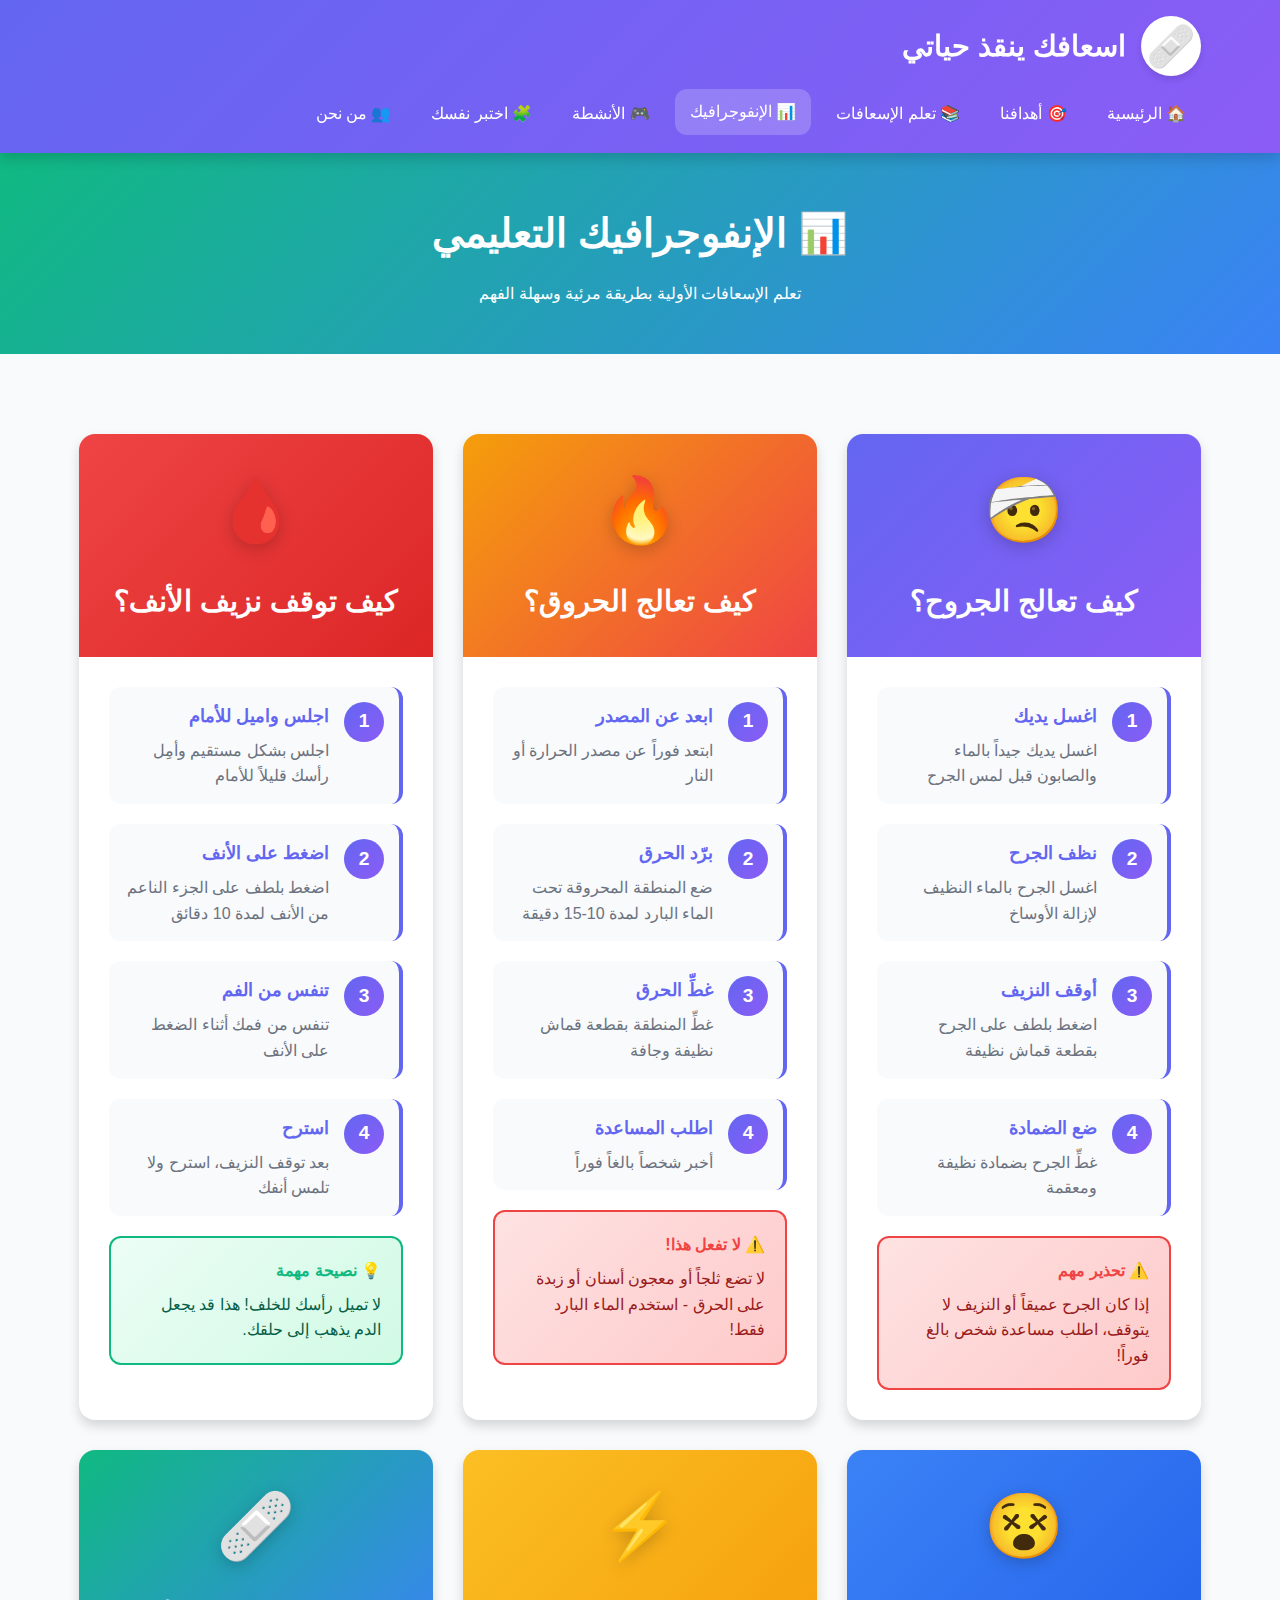
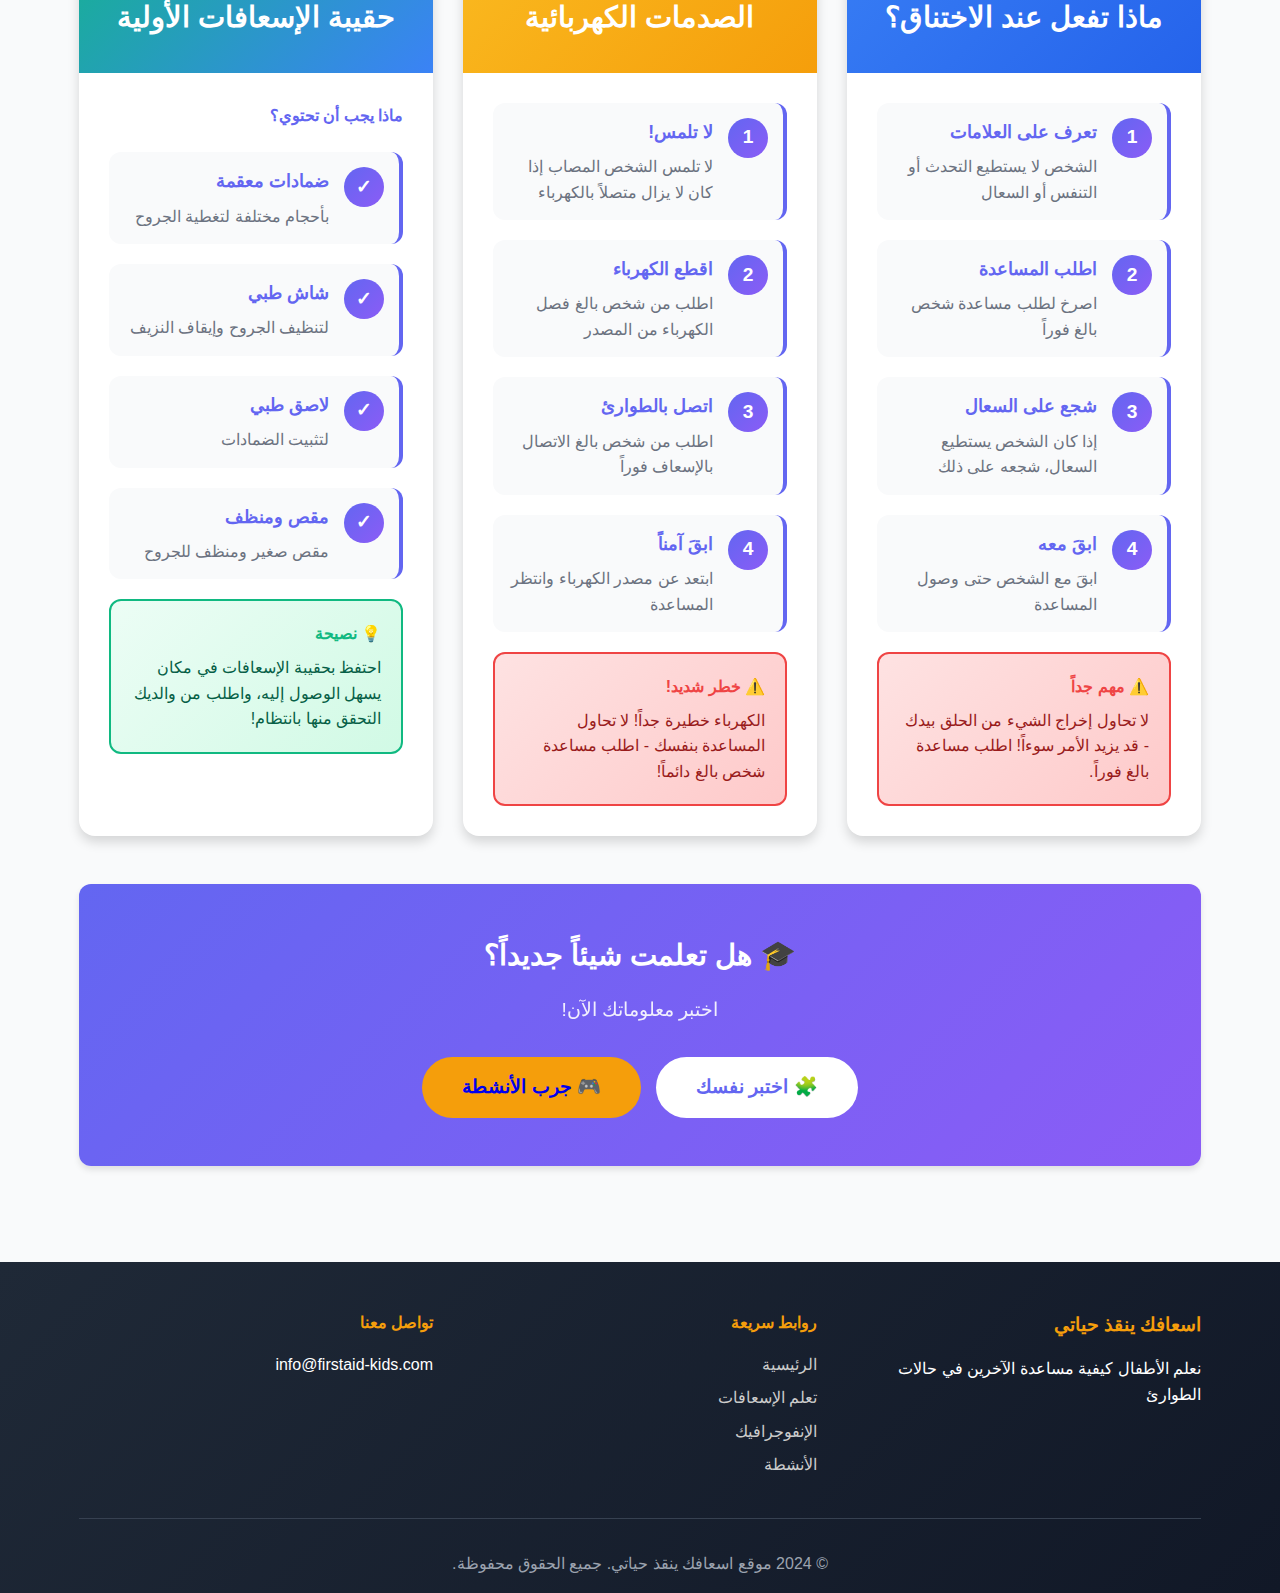
<file: infographic.html>
<!DOCTYPE html>
<html lang="ar" dir="rtl">

<head>
    <meta charset="UTF-8">
    <meta name="viewport" content="width=device-width, initial-scale=1.0">
    <title>الإنفوجرافيك التعليمي - اسعافك ينقذ حياتي</title>
    <link rel="stylesheet" href="css/style.css">
    <style>
        .infographic-grid {
            display: grid;
            grid-template-columns: repeat(auto-fit, minmax(350px, 1fr));
            gap: 30px;
            margin-top: 2rem;
        }

        .infographic-card {
            background: var(--white);
            border-radius: var(--radius-lg);
            overflow: hidden;
            box-shadow: var(--shadow-md);
            transition: all 0.3s ease;
        }

        .infographic-card:hover {
            transform: translateY(-10px);
            box-shadow: var(--shadow-lg);
        }

        .infographic-header {
            padding: 25px;
            color: white;
            text-align: center;
        }

        .infographic-header h3 {
            font-size: 1.8rem;
            margin-bottom: 0.5rem;
            color: white;
        }

        .infographic-icon {
            font-size: 4rem;
            margin-bottom: 1rem;
            filter: drop-shadow(0 4px 8px rgba(0, 0, 0, 0.2));
        }

        .infographic-content {
            padding: 30px;
        }

        .step-item {
            display: flex;
            gap: 15px;
            margin-bottom: 20px;
            padding: 15px;
            background: var(--light-bg);
            border-radius: var(--radius);
            border-right: 4px solid var(--primary-color);
        }

        .step-number {
            background: var(--gradient-primary);
            color: white;
            width: 40px;
            height: 40px;
            border-radius: 50%;
            display: flex;
            align-items: center;
            justify-content: center;
            font-weight: bold;
            font-size: 1.2rem;
            flex-shrink: 0;
        }

        .step-text {
            flex: 1;
        }

        .step-text h4 {
            color: var(--primary-color);
            margin-bottom: 0.5rem;
            font-size: 1.1rem;
        }

        .step-text p {
            color: var(--text-light);
            line-height: 1.6;
        }

        .warning-box {
            background: linear-gradient(135deg, #FEE2E2 0%, #FECACA 100%);
            border: 2px solid var(--warning-color);
            border-radius: var(--radius);
            padding: 20px;
            margin-top: 20px;
        }

        .warning-box h4 {
            color: var(--warning-color);
            margin-bottom: 0.5rem;
            display: flex;
            align-items: center;
            gap: 10px;
        }

        .warning-box p {
            color: #991B1B;
        }

        .tip-box {
            background: linear-gradient(135deg, #ECFDF5 0%, #D1FAE5 100%);
            border: 2px solid var(--accent-color);
            border-radius: var(--radius);
            padding: 20px;
            margin-top: 20px;
        }

        .tip-box h4 {
            color: var(--accent-color);
            margin-bottom: 0.5rem;
            display: flex;
            align-items: center;
            gap: 10px;
        }

        .tip-box p {
            color: #065F46;
        }
    </style>
</head>

<body>
    <header>
        <div class="container">
            <div class="logo">
                          <div class="logo-icon">🩹</div>
                <h1>اسعافك ينقذ حياتي</h1>
            </div>
            <nav>
                <ul>
                    <li><a href="index.html" >🏠 الرئيسية</a></li>
                    <li><a href="goals.html">🎯 أهدافنا</a></li>
                    <li><a href="first-aid.html">📚 تعلم الإسعافات</a></li>
                    <li><a href="infographic.html" class="active">📊 الإنفوجرافيك</a></li>
                    <li><a href="activities.html">🎮 الأنشطة</a></li>
                    <li><a href="test-yourself.html">🧩 اختبر نفسك</a></li>
                    <li><a href="about.html">👥 من نحن</a></li>
                </ul>
            </nav>
        </div>
    </header>

    <main>
        <section class="topic-header">
            <div class="container">
                <h1>📊 الإنفوجرافيك التعليمي</h1>
                <p>تعلم الإسعافات الأولية بطريقة مرئية وسهلة الفهم</p>
            </div>
        </section>

        <section class="topic-content">
            <div class="container">
                <div class="infographic-grid">

                    <!-- إنفوجرافيك الجروح -->
                    <div class="infographic-card">
                        <div class="infographic-header" style="background: var(--gradient-primary);">
                            <div class="infographic-icon">🤕</div>
                            <h3>كيف تعالج الجروح؟</h3>
                        </div>
                        <div class="infographic-content">
                            <div class="step-item">
                                <div class="step-number">1</div>
                                <div class="step-text">
                                    <h4>اغسل يديك</h4>
                                    <p>اغسل يديك جيداً بالماء والصابون قبل لمس الجرح</p>
                                </div>
                            </div>

                            <div class="step-item">
                                <div class="step-number">2</div>
                                <div class="step-text">
                                    <h4>نظف الجرح</h4>
                                    <p>اغسل الجرح بالماء النظيف لإزالة الأوساخ</p>
                                </div>
                            </div>

                            <div class="step-item">
                                <div class="step-number">3</div>
                                <div class="step-text">
                                    <h4>أوقف النزيف</h4>
                                    <p>اضغط بلطف على الجرح بقطعة قماش نظيفة</p>
                                </div>
                            </div>

                            <div class="step-item">
                                <div class="step-number">4</div>
                                <div class="step-text">
                                    <h4>ضع الضمادة</h4>
                                    <p>غطِّ الجرح بضمادة نظيفة ومعقمة</p>
                                </div>
                            </div>

                            <div class="warning-box">
                                <h4>⚠️ تحذير مهم</h4>
                                <p>إذا كان الجرح عميقاً أو النزيف لا يتوقف، اطلب مساعدة شخص بالغ فوراً!</p>
                            </div>
                        </div>
                    </div>

                    <!-- إنفوجرافيك الحروق -->
                    <div class="infographic-card">
                        <div class="infographic-header" style="background: var(--gradient-secondary);">
                            <div class="infographic-icon">🔥</div>
                            <h3>كيف تعالج الحروق؟</h3>
                        </div>
                        <div class="infographic-content">
                            <div class="step-item">
                                <div class="step-number">1</div>
                                <div class="step-text">
                                    <h4>ابعد عن المصدر</h4>
                                    <p>ابتعد فوراً عن مصدر الحرارة أو النار</p>
                                </div>
                            </div>

                            <div class="step-item">
                                <div class="step-number">2</div>
                                <div class="step-text">
                                    <h4>برّد الحرق</h4>
                                    <p>ضع المنطقة المحروقة تحت الماء البارد لمدة 10-15 دقيقة</p>
                                </div>
                            </div>

                            <div class="step-item">
                                <div class="step-number">3</div>
                                <div class="step-text">
                                    <h4>غطِّ الحرق</h4>
                                    <p>غطِّ المنطقة بقطعة قماش نظيفة وجافة</p>
                                </div>
                            </div>

                            <div class="step-item">
                                <div class="step-number">4</div>
                                <div class="step-text">
                                    <h4>اطلب المساعدة</h4>
                                    <p>أخبر شخصاً بالغاً فوراً</p>
                                </div>
                            </div>

                            <div class="warning-box">
                                <h4>⚠️ لا تفعل هذا!</h4>
                                <p>لا تضع ثلجاً أو معجون أسنان أو زبدة على الحرق - استخدم الماء البارد فقط!</p>
                            </div>
                        </div>
                    </div>

                    <!-- إنفوجرافيك نزيف الأنف -->
                    <div class="infographic-card">
                        <div class="infographic-header"
                            style="background: linear-gradient(135deg, #EF4444 0%, #DC2626 100%);">
                            <div class="infographic-icon">🩸</div>
                            <h3>كيف توقف نزيف الأنف؟</h3>
                        </div>
                        <div class="infographic-content">
                            <div class="step-item">
                                <div class="step-number">1</div>
                                <div class="step-text">
                                    <h4>اجلس واميل للأمام</h4>
                                    <p>اجلس بشكل مستقيم وأمِل رأسك قليلاً للأمام</p>
                                </div>
                            </div>

                            <div class="step-item">
                                <div class="step-number">2</div>
                                <div class="step-text">
                                    <h4>اضغط على الأنف</h4>
                                    <p>اضغط بلطف على الجزء الناعم من الأنف لمدة 10 دقائق</p>
                                </div>
                            </div>

                            <div class="step-item">
                                <div class="step-number">3</div>
                                <div class="step-text">
                                    <h4>تنفس من الفم</h4>
                                    <p>تنفس من فمك أثناء الضغط على الأنف</p>
                                </div>
                            </div>

                            <div class="step-item">
                                <div class="step-number">4</div>
                                <div class="step-text">
                                    <h4>استرح</h4>
                                    <p>بعد توقف النزيف، استرح ولا تلمس أنفك</p>
                                </div>
                            </div>

                            <div class="tip-box">
                                <h4>💡 نصيحة مهمة</h4>
                                <p>لا تميل رأسك للخلف! هذا قد يجعل الدم يذهب إلى حلقك.</p>
                            </div>
                        </div>
                    </div>

                    <!-- إنفوجرافيك الاختناق -->
                    <div class="infographic-card">
                        <div class="infographic-header"
                            style="background: linear-gradient(135deg, #3B82F6 0%, #2563EB 100%);">
                            <div class="infographic-icon">😵</div>
                            <h3>ماذا تفعل عند الاختناق؟</h3>
                        </div>
                        <div class="infographic-content">
                            <div class="step-item">
                                <div class="step-number">1</div>
                                <div class="step-text">
                                    <h4>تعرف على العلامات</h4>
                                    <p>الشخص لا يستطيع التحدث أو التنفس أو السعال</p>
                                </div>
                            </div>

                            <div class="step-item">
                                <div class="step-number">2</div>
                                <div class="step-text">
                                    <h4>اطلب المساعدة</h4>
                                    <p>اصرخ لطلب مساعدة شخص بالغ فوراً</p>
                                </div>
                            </div>

                            <div class="step-item">
                                <div class="step-number">3</div>
                                <div class="step-text">
                                    <h4>شجع على السعال</h4>
                                    <p>إذا كان الشخص يستطيع السعال، شجعه على ذلك</p>
                                </div>
                            </div>

                            <div class="step-item">
                                <div class="step-number">4</div>
                                <div class="step-text">
                                    <h4>ابقَ معه</h4>
                                    <p>ابقَ مع الشخص حتى وصول المساعدة</p>
                                </div>
                            </div>

                            <div class="warning-box">
                                <h4>⚠️ مهم جداً</h4>
                                <p>لا تحاول إخراج الشيء من الحلق بيدك - قد يزيد الأمر سوءاً! اطلب مساعدة بالغ فوراً.</p>
                            </div>
                        </div>
                    </div>

                    <!-- إنفوجرافيك الصدمات الكهربائية -->
                    <div class="infographic-card">
                        <div class="infographic-header"
                            style="background: linear-gradient(135deg, #FBBF24 0%, #F59E0B 100%);">
                            <div class="infographic-icon">⚡</div>
                            <h3>الصدمات الكهربائية</h3>
                        </div>
                        <div class="infographic-content">
                            <div class="step-item">
                                <div class="step-number">1</div>
                                <div class="step-text">
                                    <h4>لا تلمس!</h4>
                                    <p>لا تلمس الشخص المصاب إذا كان لا يزال متصلاً بالكهرباء</p>
                                </div>
                            </div>

                            <div class="step-item">
                                <div class="step-number">2</div>
                                <div class="step-text">
                                    <h4>اقطع الكهرباء</h4>
                                    <p>اطلب من شخص بالغ فصل الكهرباء من المصدر</p>
                                </div>
                            </div>

                            <div class="step-item">
                                <div class="step-number">3</div>
                                <div class="step-text">
                                    <h4>اتصل بالطوارئ</h4>
                                    <p>اطلب من شخص بالغ الاتصال بالإسعاف فوراً</p>
                                </div>
                            </div>

                            <div class="step-item">
                                <div class="step-number">4</div>
                                <div class="step-text">
                                    <h4>ابقَ آمناً</h4>
                                    <p>ابتعد عن مصدر الكهرباء وانتظر المساعدة</p>
                                </div>
                            </div>

                            <div class="warning-box">
                                <h4>⚠️ خطر شديد!</h4>
                                <p>الكهرباء خطيرة جداً! لا تحاول المساعدة بنفسك - اطلب مساعدة شخص بالغ دائماً!</p>
                            </div>
                        </div>
                    </div>

                    <!-- إنفوجرافيك حقيبة الإسعافات -->
                    <div class="infographic-card">
                        <div class="infographic-header" style="background: var(--gradient-accent);">
                            <div class="infographic-icon">🩹</div>
                            <h3>حقيبة الإسعافات الأولية</h3>
                        </div>
                        <div class="infographic-content">
                            <h4 style="color: var(--primary-color); margin-bottom: 1.5rem;">ماذا يجب أن تحتوي؟</h4>

                            <div class="step-item">
                                <div class="step-number">✓</div>
                                <div class="step-text">
                                    <h4>ضمادات معقمة</h4>
                                    <p>بأحجام مختلفة لتغطية الجروح</p>
                                </div>
                            </div>

                            <div class="step-item">
                                <div class="step-number">✓</div>
                                <div class="step-text">
                                    <h4>شاش طبي</h4>
                                    <p>لتنظيف الجروح وإيقاف النزيف</p>
                                </div>
                            </div>

                            <div class="step-item">
                                <div class="step-number">✓</div>
                                <div class="step-text">
                                    <h4>لاصق طبي</h4>
                                    <p>لتثبيت الضمادات</p>
                                </div>
                            </div>

                            <div class="step-item">
                                <div class="step-number">✓</div>
                                <div class="step-text">
                                    <h4>مقص ومنظف</h4>
                                    <p>مقص صغير ومنظف للجروح</p>
                                </div>
                            </div>

                            <div class="tip-box">
                                <h4>💡 نصيحة</h4>
                                <p>احتفظ بحقيبة الإسعافات في مكان يسهل الوصول إليه، واطلب من والديك التحقق منها بانتظام!
                                </p>
                            </div>
                        </div>
                    </div>

                </div>

                <!-- قسم الدعوة للإجراء -->
                <div class="content-section"
                    style="margin-top: 3rem; text-align: center; background: var(--gradient-primary); color: white; padding: 3rem;">
                    <h2 style="color: white; margin-bottom: 1rem;">🎓 هل تعلمت شيئاً جديداً؟</h2>
                    <p style="font-size: 1.2rem; margin-bottom: 2rem; opacity: 0.9;">اختبر معلوماتك الآن!</p>
                    <div style="display: flex; gap: 15px; justify-content: center; flex-wrap: wrap;">
                        <a href="test-yourself.html" class="btn btn-large"
                            style="background: white; color: var(--primary-color);">🧩 اختبر نفسك</a>
                        <a href="activities.html" class="btn btn-large" style="background: var(--secondary-color);">🎮
                            جرب الأنشطة</a>
                    </div>
                </div>
            </div>
        </section>
    </main>

    <footer>
        <div class="container">
            <div class="footer-content">
                <div class="footer-section">
                    <h3>اسعافك ينقذ حياتي</h3>
                    <p>نعلم الأطفال كيفية مساعدة الآخرين في حالات الطوارئ</p>
                </div>
                <div class="footer-section">
                    <h4>روابط سريعة</h4>
                    <ul>
                        <li><a href="index.html">الرئيسية</a></li>
                        <li><a href="first-aid.html">تعلم الإسعافات</a></li>
                        <li><a href="infographic.html">الإنفوجرافيك</a></li>
                        <li><a href="activities.html">الأنشطة</a></li>
                    </ul>
                </div>
                <div class="footer-section">
                    <h4>تواصل معنا</h4>
                    <p>info@firstaid-kids.com</p>
                </div>
            </div>
            <div class="footer-bottom">
                <p>© 2024 موقع اسعافك ينقذ حياتي. جميع الحقوق محفوظة.</p>
            </div>
        </div>
    </footer>

    <script src="js/script.js"></script>
</body>

</html>
</file>
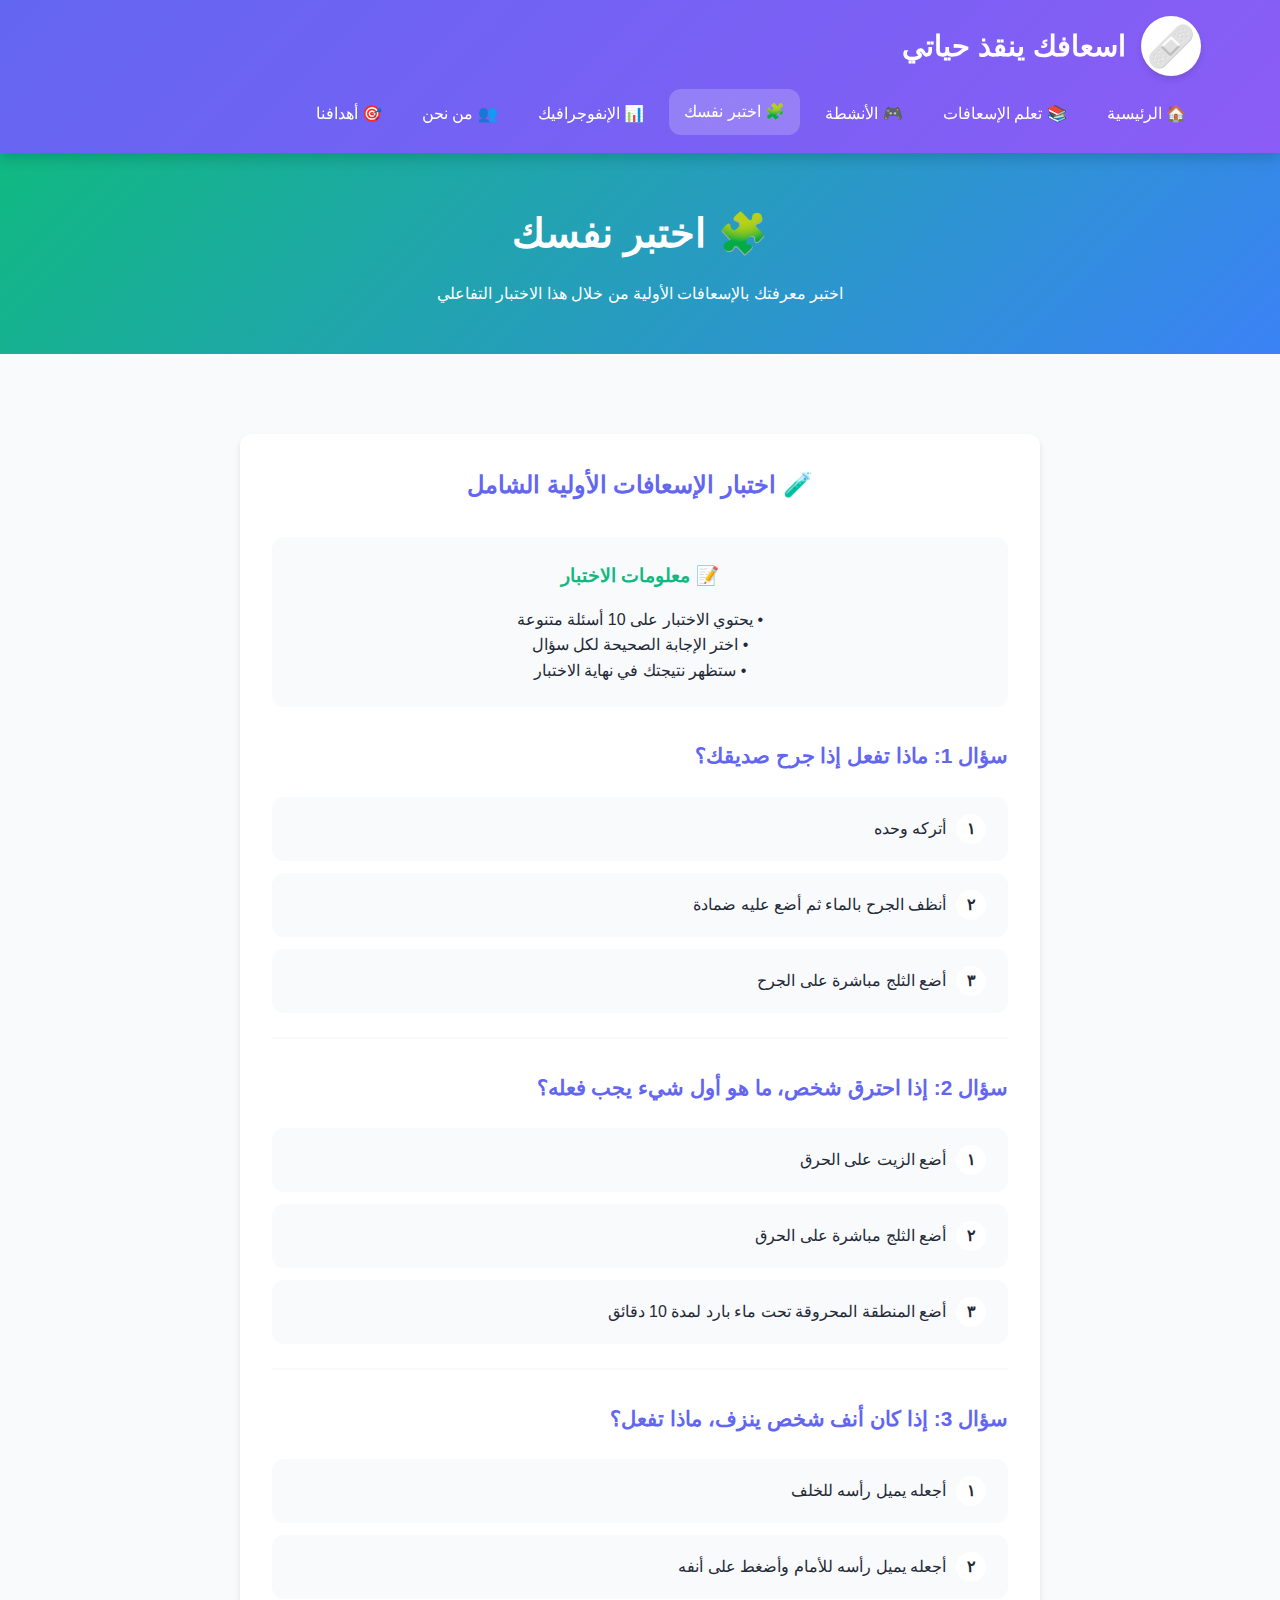
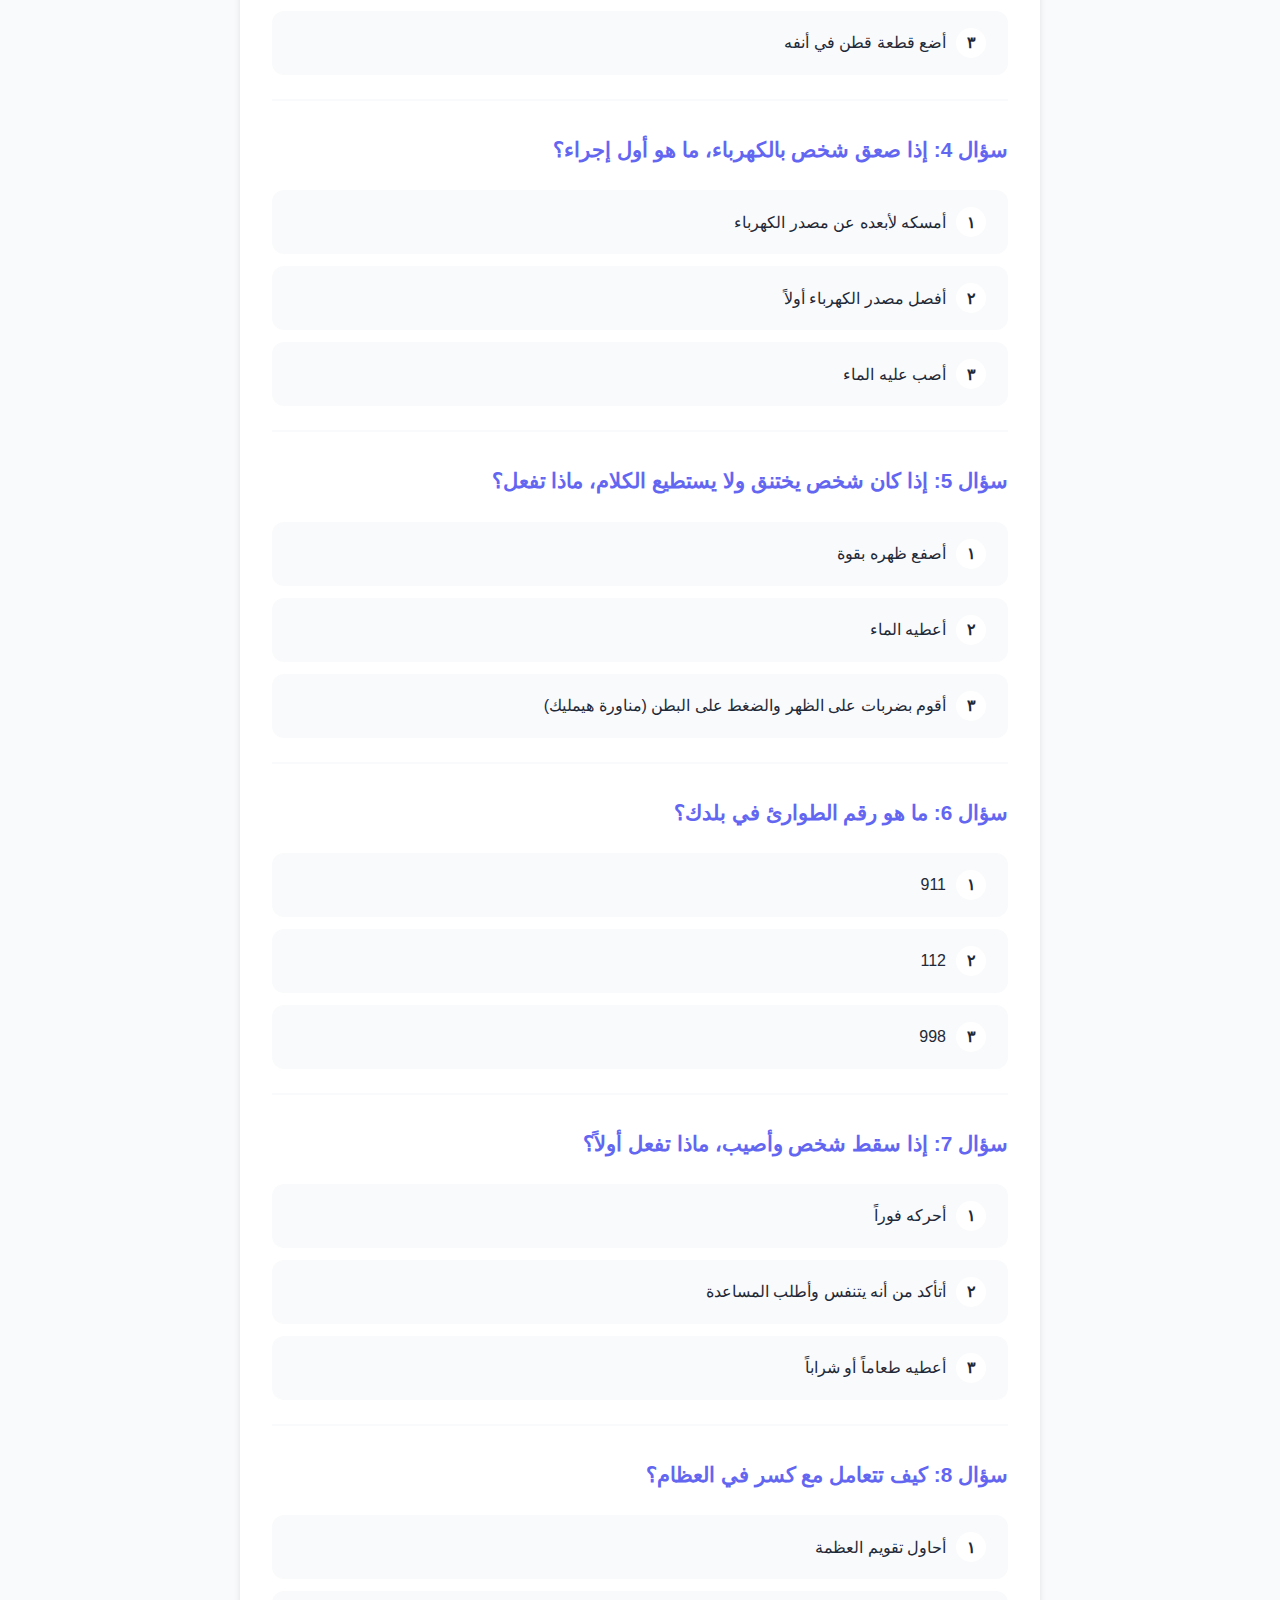
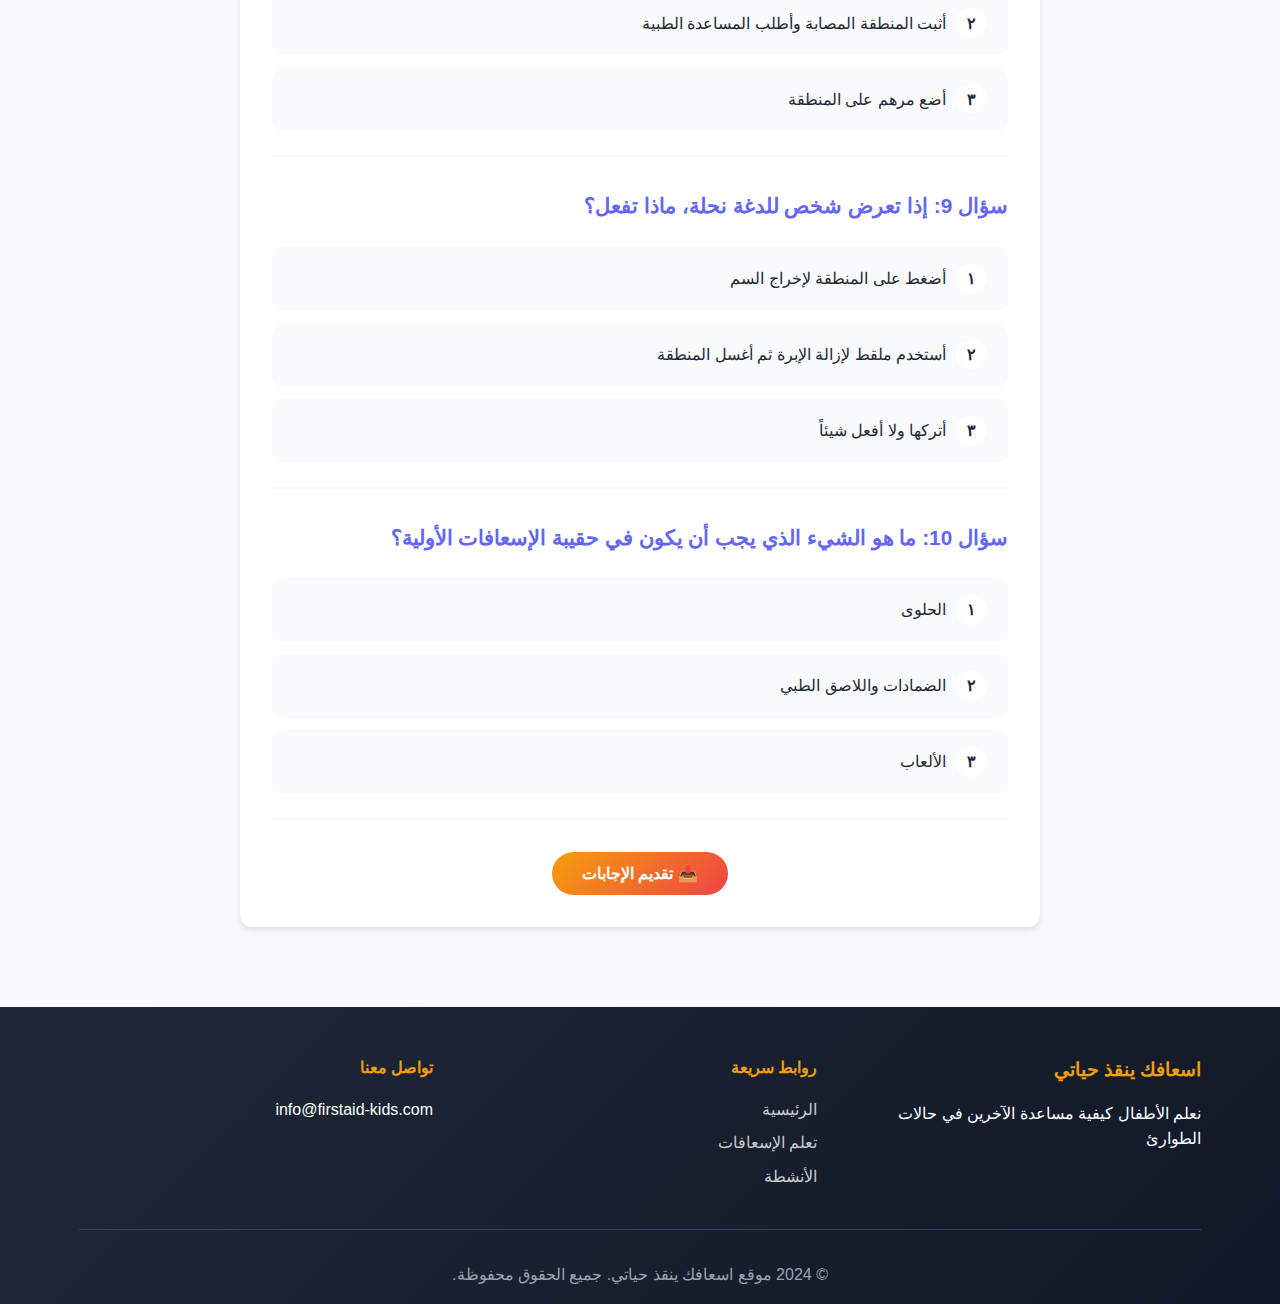
<file: test-yourself.html>
<!DOCTYPE html>
<html lang="ar" dir="rtl">

<head>
    <meta charset="UTF-8">
    <meta name="viewport" content="width=device-width, initial-scale=1.0">
    <title>اختبر نفسك - اسعافك ينقذ حياتي</title>
    <link rel="stylesheet" href="css/style.css">
</head>

<body>
    <header>
        <div class="container">
            <div class="logo">
                <div class="logo-icon">🩹</div>
                <h1>اسعافك ينقذ حياتي</h1>
            </div>
            <nav>
                <ul>
                    <li><a href="index.html" >🏠 الرئيسية</a></li>
                    <li><a href="first-aid.html">📚 تعلم الإسعافات</a></li>
                    <li><a href="activities.html">🎮 الأنشطة</a></li>
                    <li><a href="test-yourself.html" class="active">🧩 اختبر نفسك</a></li>
                    <li><a href="infographic.html">📊 الإنفوجرافيك</a></li>
                    <li><a href="about.html">👥 من نحن</a></li>
                    <li><a href="goals.html">🎯 أهدافنا</a></li>
                </ul>
            </nav>
        </div>
    </header>

    <main>
        <section class="topic-header">
            <div class="container">
                <h1>🧩 اختبر نفسك</h1>
                <p>اختبر معرفتك بالإسعافات الأولية من خلال هذا الاختبار التفاعلي</p>
            </div>
        </section>

        <section class="topic-content">
            <div class="container">
                <div class="quiz-container">
                    <h2 style="text-align: center; color: var(--primary-color); margin-bottom: 2rem;">🧪 اختبار
                        الإسعافات الأولية الشامل</h2>

                    <div class="quiz-info"
                        style="background: var(--light-bg); padding: 1.5rem; border-radius: var(--radius); margin-bottom: 2rem; text-align: center;">
                        <h3 style="color: var(--accent-color); margin-bottom: 1rem;">📝 معلومات الاختبار</h3>
                        <p>• يحتوي الاختبار على 10 أسئلة متنوعة</p>
                        <p>• اختر الإجابة الصحيحة لكل سؤال</p>
                        <p>• ستظهر نتيجتك في نهاية الاختبار</p>
                    </div>

                    <div class="quiz-actions">
                        <button id="submit-quiz" class="btn btn-primary">📤 تقديم الإجابات</button>
                    </div>

                    <div id="result" class="result"></div>
                </div>
            </div>
        </section>
    </main>

    <footer>
        <div class="container">
            <div class="footer-content">
                <div class="footer-section">
                    <h3>اسعافك ينقذ حياتي</h3>
                    <p>نعلم الأطفال كيفية مساعدة الآخرين في حالات الطوارئ</p>
                </div>
                <div class="footer-section">
                    <h4>روابط سريعة</h4>
                    <ul>
                        <li><a href="index.html">الرئيسية</a></li>
                        <li><a href="first-aid.html">تعلم الإسعافات</a></li>
                        <li><a href="activities.html">الأنشطة</a></li>
                    </ul>
                </div>
                <div class="footer-section">
                    <h4>تواصل معنا</h4>
                    <p>info@firstaid-kids.com</p>
                </div>
            </div>
            <div class="footer-bottom">
                <p>© 2024 موقع اسعافك ينقذ حياتي. جميع الحقوق محفوظة.</p>
            </div>
        </div>
    </footer>

    <script src="js/script.js"></script>
</body>

</html>
</file>
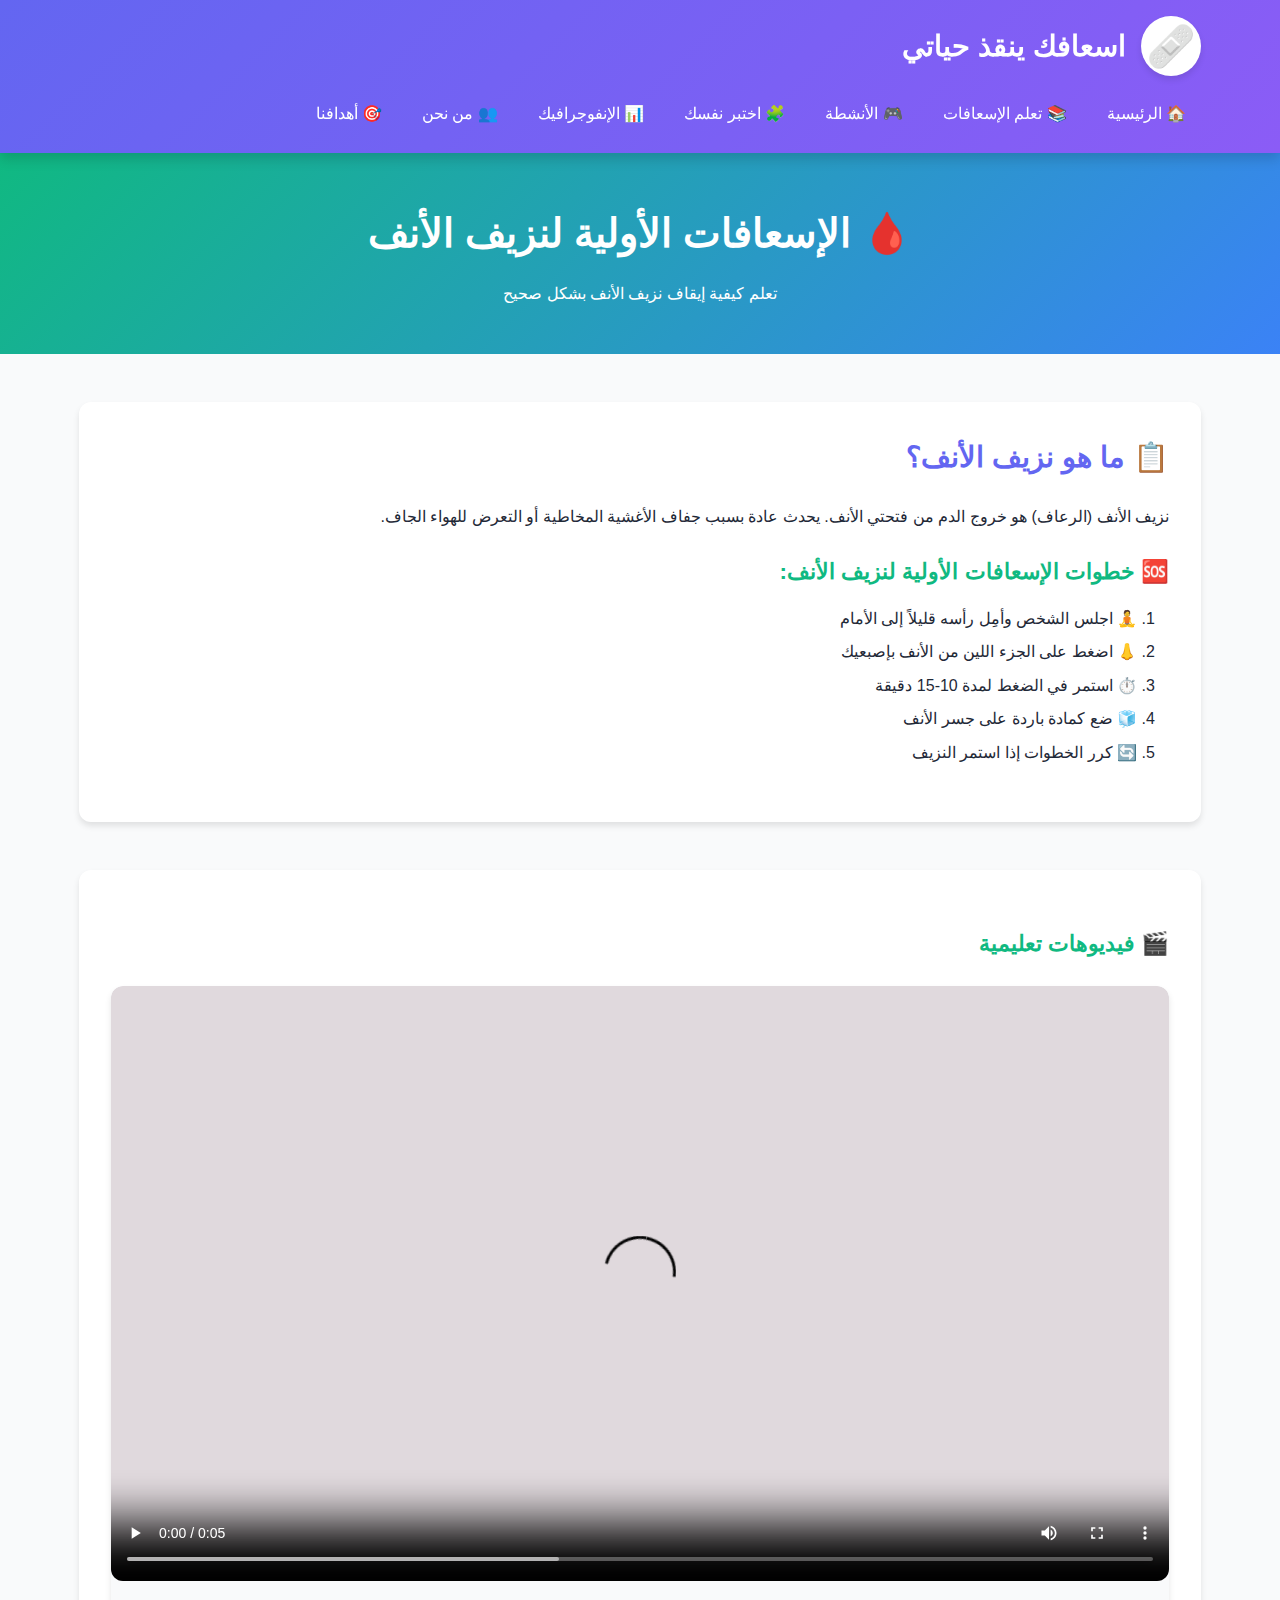
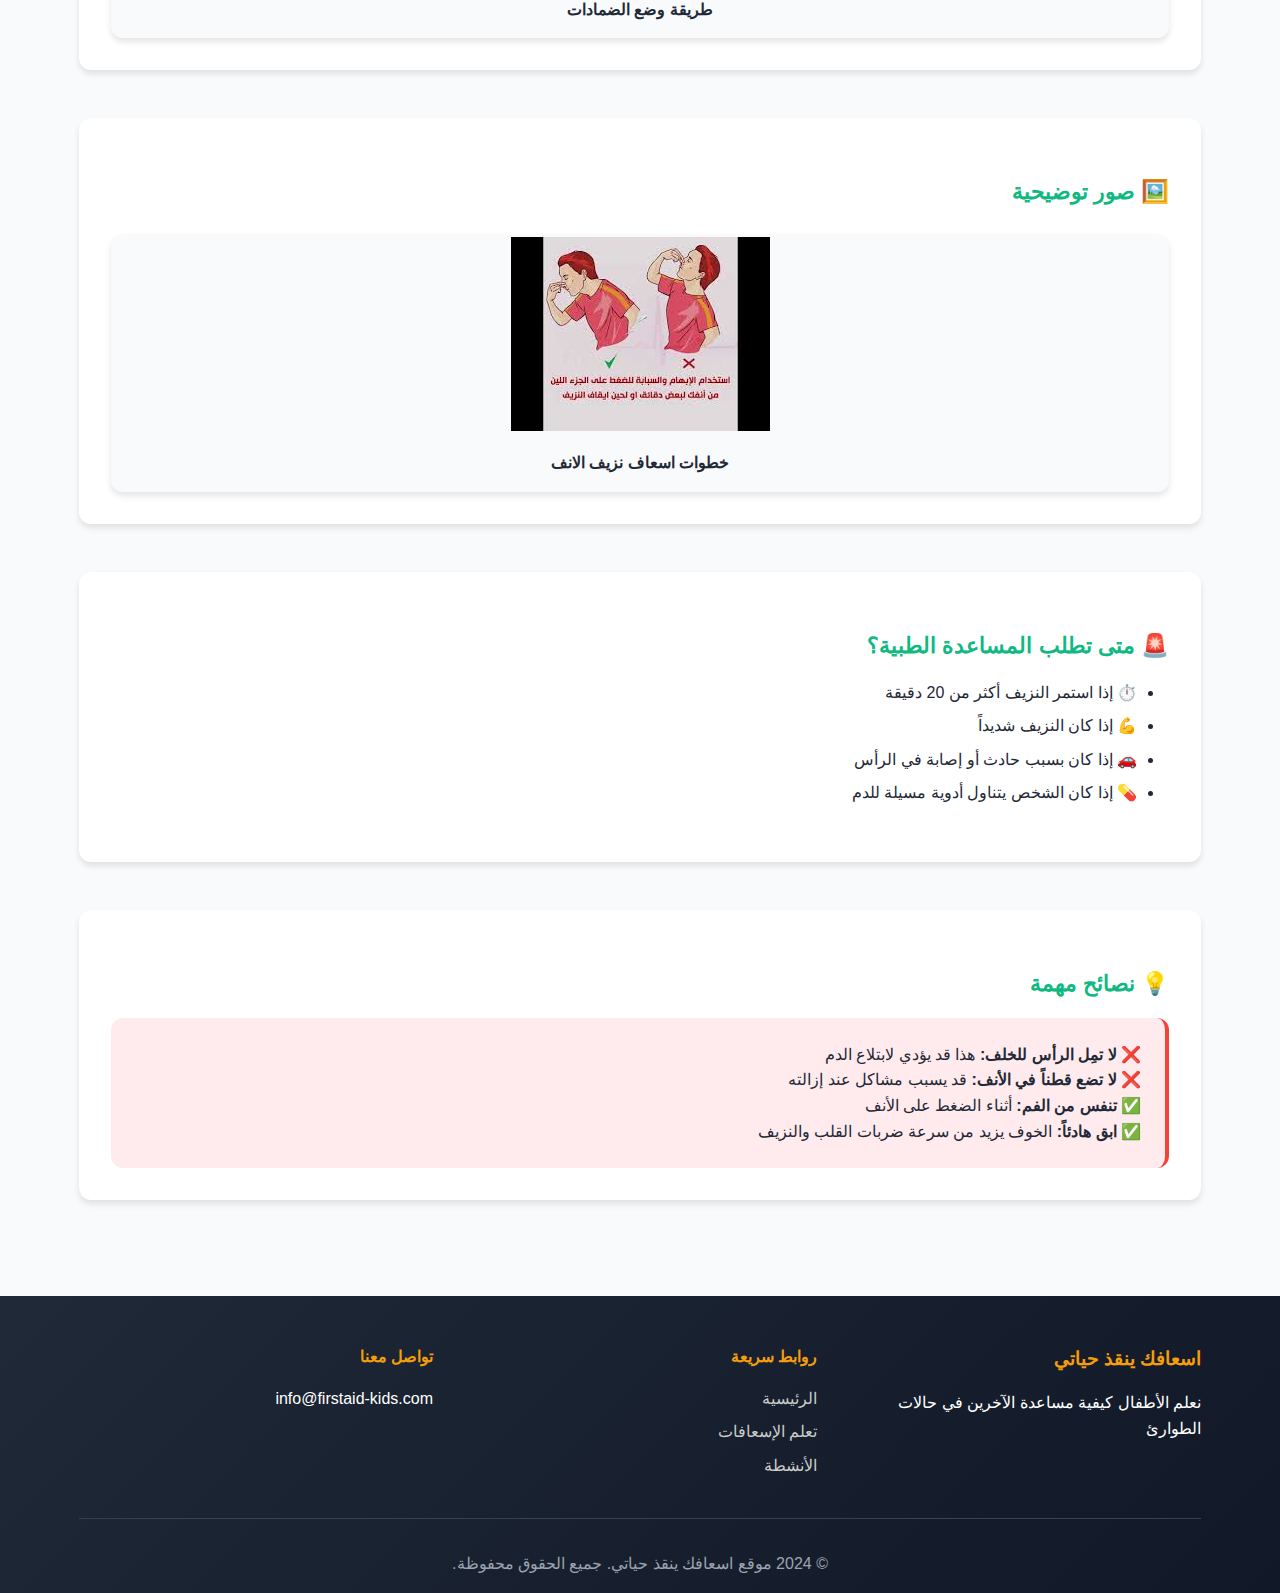
<file: topics/nosebleed.html>
<!DOCTYPE html>
<html lang="ar" dir="rtl">

<head>
    <meta charset="UTF-8">
    <meta name="viewport" content="width=device-width, initial-scale=1.0">
    <title>الإسعافات الأولية لنزيف الأنف</title>
    <link rel="stylesheet" href="../css/style.css">
</head>

<body>
    <header>
        <div class="container">
            <div class="logo">
                <div class="logo-icon">🩹</div>
                <h1>اسعافك ينقذ حياتي</h1>
            </div>
            <nav>
                <ul>
                    <li><a href="index.html" >🏠 الرئيسية</a></li>
                    <li><a href="first-aid.html">📚 تعلم الإسعافات</a></li>
                    <li><a href="activities.html">🎮 الأنشطة</a></li>
                    <li><a href="test-yourself.html">🧩 اختبر نفسك</a></li>
                    <li><a href="infographic.html">📊 الإنفوجرافيك</a></li>
                    <li><a href="about.html">👥 من نحن</a></li>
                    <li><a href="goals.html">🎯 أهدافنا</a></li>
                </ul>
            </nav>
        </div>
    </header>

    <main>
        <section class="topic-header">
            <div class="container">
                <h1>🩸 الإسعافات الأولية لنزيف الأنف</h1>
                <p>تعلم كيفية إيقاف نزيف الأنف بشكل صحيح</p>
            </div>
        </section>

        <section class="topic-content">
            <div class="container">
                <div class="content-section">
                    <h2>📋 ما هو نزيف الأنف؟</h2>
                    <p>نزيف الأنف (الرعاف) هو خروج الدم من فتحتي الأنف. يحدث عادة بسبب جفاف الأغشية المخاطية أو التعرض
                        للهواء الجاف.</p>

                    <h3>🆘 خطوات الإسعافات الأولية لنزيف الأنف:</h3>
                    <ol>
                        <li>🧘 اجلس الشخص وأمِل رأسه قليلاً إلى الأمام</li>
                        <li>👃 اضغط على الجزء اللين من الأنف بإصبعيك</li>
                        <li>⏱️ استمر في الضغط لمدة 10-15 دقيقة</li>
                        <li>🧊 ضع كمادة باردة على جسر الأنف</li>
                        <li>🔄 كرر الخطوات إذا استمر النزيف</li>
                    </ol>
                </div>

                <div class="content-section">
                    <h3>🎬 فيديوهات تعليمية</h3>
                    <div class="media-grid">
                     
                        <div class="media-item">
                            <div class="video-container" height="40%">
                                <video controls width="100%" >
                                    <source src="../videos/الطريقة الصحيحة لايقاف نزيف الأنف !.mp4" type="video/mp4">
                                    متصفحك لا يدعم تشغيل الفيديو
                                </video>
                            </div>
                            <p>طريقة وضع الضمادات</p>
                        </div>
                    </div>
                </div>

                <div class="content-section">
                    <h3>🖼️ صور توضيحية</h3>
                    <div class="media-grid">
                   
                    
                        <div class="media-item">
                            <div class="image-container">
                                <img src="../imgase/اسعاف نزيف الانف.jpeg" alt="تغطية الجرح بضمادة معقمة" loading="lazy">
                            </div>
                            <p>خطوات اسعاف نزيف الانف</p>
                        </div>
                    </div>
                </div>

                <div class="content-section">
                    <h3>🚨 متى تطلب المساعدة الطبية؟</h3>
                    <ul>
                        <li>⏱️ إذا استمر النزيف أكثر من 20 دقيقة</li>
                        <li>💪 إذا كان النزيف شديداً</li>
                        <li>🚗 إذا كان بسبب حادث أو إصابة في الرأس</li>
                        <li>💊 إذا كان الشخص يتناول أدوية مسيلة للدم</li>
                    </ul>
                </div>

                <div class="content-section">
                    <h3>💡 نصائح مهمة</h3>
                    <div
                        style="background: #ffebee; padding: 1.5rem; border-radius: var(--radius); border-right: 4px solid #f44336;">
                        <p>❌ <strong>لا تمِل الرأس للخلف:</strong> هذا قد يؤدي لابتلاع الدم</p>
                        <p>❌ <strong>لا تضع قطناً في الأنف:</strong> قد يسبب مشاكل عند إزالته</p>
                        <p>✅ <strong>تنفس من الفم:</strong> أثناء الضغط على الأنف</p>
                        <p>✅ <strong>ابق هادئاً:</strong> الخوف يزيد من سرعة ضربات القلب والنزيف</p>
                    </div>
                </div>
            </div>
        </section>
    </main>

    <footer>
        <div class="container">
            <div class="footer-content">
                <div class="footer-section">
                    <h3>اسعافك ينقذ حياتي</h3>
                    <p>نعلم الأطفال كيفية مساعدة الآخرين في حالات الطوارئ</p>
                </div>
                <div class="footer-section">
                    <h4>روابط سريعة</h4>
                    <ul>
                        <li><a href="../index.html">الرئيسية</a></li>
                        <li><a href="../first-aid.html">تعلم الإسعافات</a></li>
                        <li><a href="../activities.html">الأنشطة</a></li>
                    </ul>
                </div>
                <div class="footer-section">
                    <h4>تواصل معنا</h4>
                    <p>info@firstaid-kids.com</p>
                </div>
            </div>
            <div class="footer-bottom">
                <p>© 2024 موقع اسعافك ينقذ حياتي. جميع الحقوق محفوظة.</p>
            </div>
        </div>
    </footer>

    <script src="../js/script.js"></script>
</body>

</html>
</file>
<file: css/style.css>
/* أساسيات التنسيق */
* {
    margin: 0;
    padding: 0;
    box-sizing: border-box;
}

:root {
    /* الألوان الأساسية - نظام عصري جذاب */
    --primary-color: #6366F1;
    /* Indigo - بنفسجي مشرق عصري */
    --primary-dark: #4F46E5;
    /* Indigo داكن */
    --primary-light: #818CF8;
    /* Indigo فاتح */

    --secondary-color: #F59E0B;
    /* Amber - برتقالي ذهبي دافئ */
    --secondary-dark: #D97706;
    /* Amber داكن */
    --secondary-light: #FBBF24;
    /* Amber فاتح */

    --accent-color: #10B981;
    /* Emerald - أخضر منعش */
    --accent-dark: #059669;
    /* Emerald داكن */
    --accent-light: #34D399;
    /* Emerald فاتح */

    /* ألوان الحالات */
    --success-color: #22C55E;
    /* أخضر للنجاح */
    --warning-color: #EF4444;
    /* أحمر للتحذير */
    --danger-color: #DC2626;
    /* أحمر للخطر */
    --info-color: #3B82F6;
    /* أزرق للمعلومات */

    /* ألوان النصوص والخلفيات */
    --text-color: #1F2937;
    /* رمادي غامق للنص */
    --text-light: #6B7280;
    /* رمادي فاتح للنص الثانوي */
    --light-bg: #F9FAFB;
    /* خلفية فاتحة جداً */
    --white: #ffffff;

    /* التدرجات اللونية */
    --gradient-primary: linear-gradient(135deg, #6366F1 0%, #8B5CF6 100%);
    --gradient-secondary: linear-gradient(135deg, #F59E0B 0%, #EF4444 100%);
    --gradient-accent: linear-gradient(135deg, #10B981 0%, #3B82F6 100%);
    --gradient-hero: linear-gradient(135deg, #6366F1 0%, #8B5CF6 50%, #EC4899 100%);

    /* الظلال */
    --shadow-sm: 0 1px 2px rgba(0, 0, 0, 0.05);
    --shadow: 0 4px 6px rgba(0, 0, 0, 0.1);
    --shadow-md: 0 6px 12px rgba(0, 0, 0, 0.15);
    --shadow-lg: 0 10px 25px rgba(0, 0, 0, 0.2);
    --shadow-colored: 0 8px 16px rgba(99, 102, 241, 0.3);

    /* الحواف */
    --radius: 12px;
    --radius-sm: 8px;
    --radius-lg: 16px;
    --radius-full: 9999px;
}

body {
    font-family: 'Segoe UI', Tahoma, Geneva, Verdana, sans-serif;
    line-height: 1.6;
    color: var(--text-color);
    background-color: var(--light-bg);
    direction: rtl;
}

.container {
    width: 90%;
    max-width: 1200px;
    margin: 0 auto;
    padding: 0 15px;
}

/* الترويسة */
header {
    background: var(--gradient-primary);
    color: var(--white);
    padding: 1rem 0;
    box-shadow: var(--shadow-md);
    position: sticky;
    top: 0;
    z-index: 1000;
    backdrop-filter: blur(10px);
}

.logo {
    display: flex;
    align-items: center;
    gap: 15px;
}

.logo-icon {
    font-size: 2.5rem;
    background: var(--white);
    color: var(--primary-color);
    width: 60px;
    height: 60px;
    border-radius: 50%;
    display: flex;
    align-items: center;
    justify-content: center;
    box-shadow: var(--shadow);
    transition: transform 0.3s ease;
}

.logo-icon:hover {
    transform: scale(1.1) rotate(5deg);
}

.logo h1 {
    font-size: 1.8rem;
    font-weight: 700;
}

nav ul {
    display: flex;
    list-style: none;
    flex-wrap: wrap;
    gap: 10px;
    margin-top: 15px;
}

nav ul li a {
    color: var(--white);
    text-decoration: none;
    padding: 10px 15px;
    border-radius: var(--radius);
    transition: all 0.3s ease;
    display: flex;
    align-items: center;
    gap: 5px;
}

nav ul li a:hover,
nav ul li a.active {
    background-color: rgba(255, 255, 255, 0.2);
    transform: translateY(-2px);
}

/* الأزرار */
.btn {
    display: inline-block;
    padding: 12px 30px;
    border-radius: var(--radius-full);
    text-decoration: none;
    font-weight: bold;
    transition: all 0.3s ease;
    border: none;
    cursor: pointer;
    text-align: center;
    font-size: 1rem;
}

.btn-primary {
    background: var(--gradient-secondary);
    color: var(--white);
}

.btn-secondary {
    background: var(--gradient-accent);
    color: var(--white);
}

.btn-large {
    padding: 15px 40px;
    font-size: 1.2rem;
}

.btn:hover {
    transform: translateY(-3px);
    box-shadow: var(--shadow-lg);
}

/* قسم البطل */
.hero {
    background: var(--gradient-hero);
    color: var(--white);
    padding: 4rem 0;
    position: relative;
    overflow: hidden;
}

.hero .container {
    display: flex;
    align-items: center;
    gap: 40px;
}

.hero-content {
    flex: 1;
}

.hero h2 {
    font-size: 2.5rem;
    margin-bottom: 1rem;
    line-height: 1.2;
}

.hero p {
    font-size: 1.3rem;
    margin-bottom: 2rem;
    opacity: 0.9;
}

.hero-buttons {
    display: flex;
    gap: 15px;
    flex-wrap: wrap;
}

.hero-image {
    flex: 1;
    position: relative;
    height: 300px;
}

.floating-icon {
    position: absolute;
    font-size: 4rem;
    animation: float 3s ease-in-out infinite;
    filter: drop-shadow(0 4px 8px rgba(0, 0, 0, 0.2));
}

.floating-icon:nth-child(1) {
    top: 20px;
    left: 50px;
    animation-delay: 0s;
}

.floating-icon:nth-child(2) {
    top: 100px;
    right: 30px;
    animation-delay: 1s;
}

.floating-icon:nth-child(3) {
    bottom: 50px;
    left: 100px;
    animation-delay: 2s;
}

@keyframes float {

    0%,
    100% {
        transform: translateY(0px);
    }

    50% {
        transform: translateY(-20px);
    }
}

/* قسم الميزات */
.features {
    padding: 5rem 0;
    background-color: var(--white);
}

.features h2 {
    text-align: center;
    margin-bottom: 3rem;
    color: var(--primary-color);
    font-size: 2.2rem;
}

.cards {
    display: grid;
    grid-template-columns: repeat(auto-fit, minmax(300px, 1fr));
    gap: 30px;
}

.card {
    background: var(--white);
    border-radius: var(--radius);
    padding: 30px;
    text-align: center;
    box-shadow: var(--shadow);
    transition: all 0.3s ease;
    border: 2px solid transparent;
}

.card:hover {
    transform: translateY(-10px);
    border-color: var(--primary-color);
    box-shadow: var(--shadow-colored);
}

.card-icon {
    font-size: 3rem;
    margin-bottom: 1rem;
}

.card h3 {
    color: var(--primary-color);
    margin-bottom: 1rem;
    font-size: 1.4rem;
}

.card p {
    margin-bottom: 1.5rem;
    color: var(--text-light);
}

.card-link {
    color: var(--accent-color);
    text-decoration: none;
    font-weight: bold;
    display: inline-flex;
    align-items: center;
    gap: 5px;
    transition: all 0.3s ease;
}

.card-link:hover {
    color: var(--accent-dark);
    gap: 10px;
}

/* قسم المواضيع */
.topics-preview {
    padding: 5rem 0;
    background-color: var(--light-bg);
}

.topics-preview h2 {
    text-align: center;
    margin-bottom: 3rem;
    color: var(--primary-color);
    font-size: 2.2rem;
}

.topics-grid {
    display: grid;
    grid-template-columns: repeat(auto-fit, minmax(150px, 1fr));
    gap: 20px;
    max-width: 800px;
    margin: 0 auto;
}

.topic-card {
    display: flex;
    flex-direction: column;
    align-items: center;
    background: var(--white);
    border-radius: var(--radius);
    padding: 25px 15px;
    text-decoration: none;
    color: var(--text-color);
    box-shadow: var(--shadow);
    transition: all 0.3s ease;
}

.topic-card:hover {
    transform: translateY(-5px) scale(1.05);
    box-shadow: var(--shadow-md);
    color: var(--primary-color);
}

.topic-icon {
    font-size: 3rem;
    margin-bottom: 10px;
}

.topic-card span {
    font-weight: bold;
    font-size: 1.1rem;
}

/* قسم الدعوة للإجراء */
.cta-section {
    background: var(--gradient-secondary);
    color: var(--white);
    padding: 4rem 0;
    text-align: center;
}

.cta-section h2 {
    font-size: 2.2rem;
    margin-bottom: 1rem;
}

.cta-section p {
    font-size: 1.2rem;
    margin-bottom: 2rem;
    opacity: 0.9;
}

/* التذييل */
footer {
    background: linear-gradient(135deg, #1F2937 0%, #111827 100%);
    color: var(--white);
    padding: 3rem 0 1rem;
}

.footer-content {
    display: grid;
    grid-template-columns: repeat(auto-fit, minmax(250px, 1fr));
    gap: 30px;
    margin-bottom: 2rem;
}

.footer-section h3,
.footer-section h4 {
    margin-bottom: 1rem;
    color: var(--secondary-color);
}

.footer-section ul {
    list-style: none;
}

.footer-section ul li {
    margin-bottom: 8px;
}

.footer-section ul li a {
    color: #ccc;
    text-decoration: none;
    transition: color 0.3s;
}

.footer-section ul li a:hover {
    color: var(--secondary-color);
}

.footer-bottom {
    text-align: center;
    padding-top: 2rem;
    border-top: 1px solid #374151;
    color: #9CA3AF;
}

/* صفحة الأنشطة */
.quiz-container {
    max-width: 800px;
    margin: 2rem auto;
    background-color: var(--white);
    border-radius: var(--radius);
    padding: 2rem;
    box-shadow: var(--shadow);
}

.question {
    margin-bottom: 2rem;
    padding-bottom: 1.5rem;
    border-bottom: 2px solid var(--light-bg);
}

.question h3 {
    margin-bottom: 1.5rem;
    color: var(--primary-color);
    font-size: 1.3rem;
}

.options {
    display: flex;
    flex-direction: column;
    gap: 12px;
}

.option {
    padding: 15px 20px;
    background-color: var(--light-bg);
    border-radius: var(--radius);
    cursor: pointer;
    transition: all 0.3s ease;
    border: 2px solid transparent;
    display: flex;
    align-items: center;
    gap: 10px;
}

.option:hover {
    background-color: #ECFDF5;
    border-color: var(--accent-color);
}

.option.selected {
    background-color: var(--primary-color);
    color: var(--white);
    border-color: var(--primary-color);
}

.option-number {
    background: var(--white);
    color: var(--text-color);
    width: 30px;
    height: 30px;
    border-radius: 50%;
    display: flex;
    align-items: center;
    justify-content: center;
    font-weight: bold;
}

.option.selected .option-number {
    background: var(--white);
    color: var(--primary-color);
}

.quiz-actions {
    text-align: center;
    margin-top: 2rem;
}

.result {
    text-align: center;
    margin-top: 2rem;
    padding: 2rem;
    border-radius: var(--radius);
    display: none;
    animation: fadeIn 0.5s ease;
}

.result.good {
    background-color: #ECFDF5;
    color: #065F46;
    border: 2px solid var(--success-color);
}

.result.average {
    background-color: #FEF3C7;
    color: #92400E;
    border: 2px solid var(--secondary-color);
}

.result.poor {
    background-color: #FEE2E2;
    color: #991B1B;
    border: 2px solid var(--warning-color);
}

.result-icon {
    font-size: 4rem;
    margin-bottom: 1rem;
}

@keyframes fadeIn {
    from {
        opacity: 0;
        transform: translateY(20px);
    }

    to {
        opacity: 1;
        transform: translateY(0);
    }
}

/* صفحة المواضيع */
.topic-header {
    background: var(--gradient-accent);
    color: var(--white);
    padding: 3rem 0;
    text-align: center;
}

.topic-header h1 {
    font-size: 2.5rem;
    margin-bottom: 1rem;
}

.topic-content {
    padding: 3rem 0;
}

.content-section {
    margin-bottom: 3rem;
    background: var(--white);
    padding: 2rem;
    border-radius: var(--radius);
    box-shadow: var(--shadow);
}

.content-section h2 {
    color: var(--primary-color);
    margin-bottom: 1.5rem;
    font-size: 1.8rem;
}

.content-section h3 {
    color: var(--accent-color);
    margin: 1.5rem 0 1rem;
    font-size: 1.4rem;
}

.content-section ol,
.content-section ul {
    margin-right: 2rem;
    margin-bottom: 1.5rem;
}

.content-section li {
    margin-bottom: 0.5rem;
    line-height: 1.6;
}

.media-grid {
    display: grid;
    grid-template-columns: repeat(auto-fit, minmax(300px, 1fr));
    gap: 20px;
    margin-top: 1.5rem;
}

.media-item {
    background: var(--light-bg);
    border-radius: var(--radius);
    overflow: hidden;
    box-shadow: var(--shadow);
    text-align: center;
    transition: transform 0.3s ease;
}

.media-item:hover {
    transform: translateY(-5px);
}

.media-placeholder {
    background: var(--gradient-primary);
    color: var(--white);
    padding: 3rem 1rem;
    font-size: 3rem;
}

.media-item p {
    padding: 1rem;
    font-weight: bold;
}

/* أنماط الأيقونات SVG */
.icon {
    width: 24px;
    height: 24px;
    fill: currentColor;
    display: inline-block;
    vertical-align: middle;
}

.icon-lg {
    width: 48px;
    height: 48px;
}

.icon-xl {
    width: 64px;
    height: 64px;
}

/* التجاوب مع الشاشات المختلفة */
@media (max-width: 768px) {
    .hero .container {
        flex-direction: column;
        text-align: center;
    }

    .hero h2 {
        font-size: 2rem;
    }

    .hero-buttons {
        justify-content: center;
    }

    nav ul {
        justify-content: center;
    }

    .cards {
        grid-template-columns: 1fr;
    }

    .topics-grid {
        grid-template-columns: repeat(2, 1fr);
    }

    .footer-content {
        grid-template-columns: 1fr;
        text-align: center;
    }
}

/* تنسيقات إضافية للوسائط */
.video-container {
    position: relative;
    width: 100%;
    height: 0;
    padding-bottom: 56.25%; /* نسبة 16:9 */
    background: var(--light-bg);
    border-radius: var(--radius);
    overflow: hidden;
}

.video-container video {
    position: absolute;
    top: 0;
    left: 0;
    width: 100%;
    height: 100%;
    object-fit: cover;
}

.image-container {
    width: 100%;
    height: 200px;
    background: var(--light-bg);
    border-radius: var(--radius);
    overflow: hidden;
    display: flex;
    align-items: center;
    justify-content: center;
}


.tips-box {
    background: #e8f5e9;
    padding: 1.5rem;
    border-radius: var(--radius);
    border-right: 4px solid var(--primary-color);
}

/* تنسيقات بديلة إذا لم توجد الصور */


.media-item .video-container:empty::before {
    content: '🎬';
    font-size: 3rem;
    color: var(--primary-color);
}
</file>
